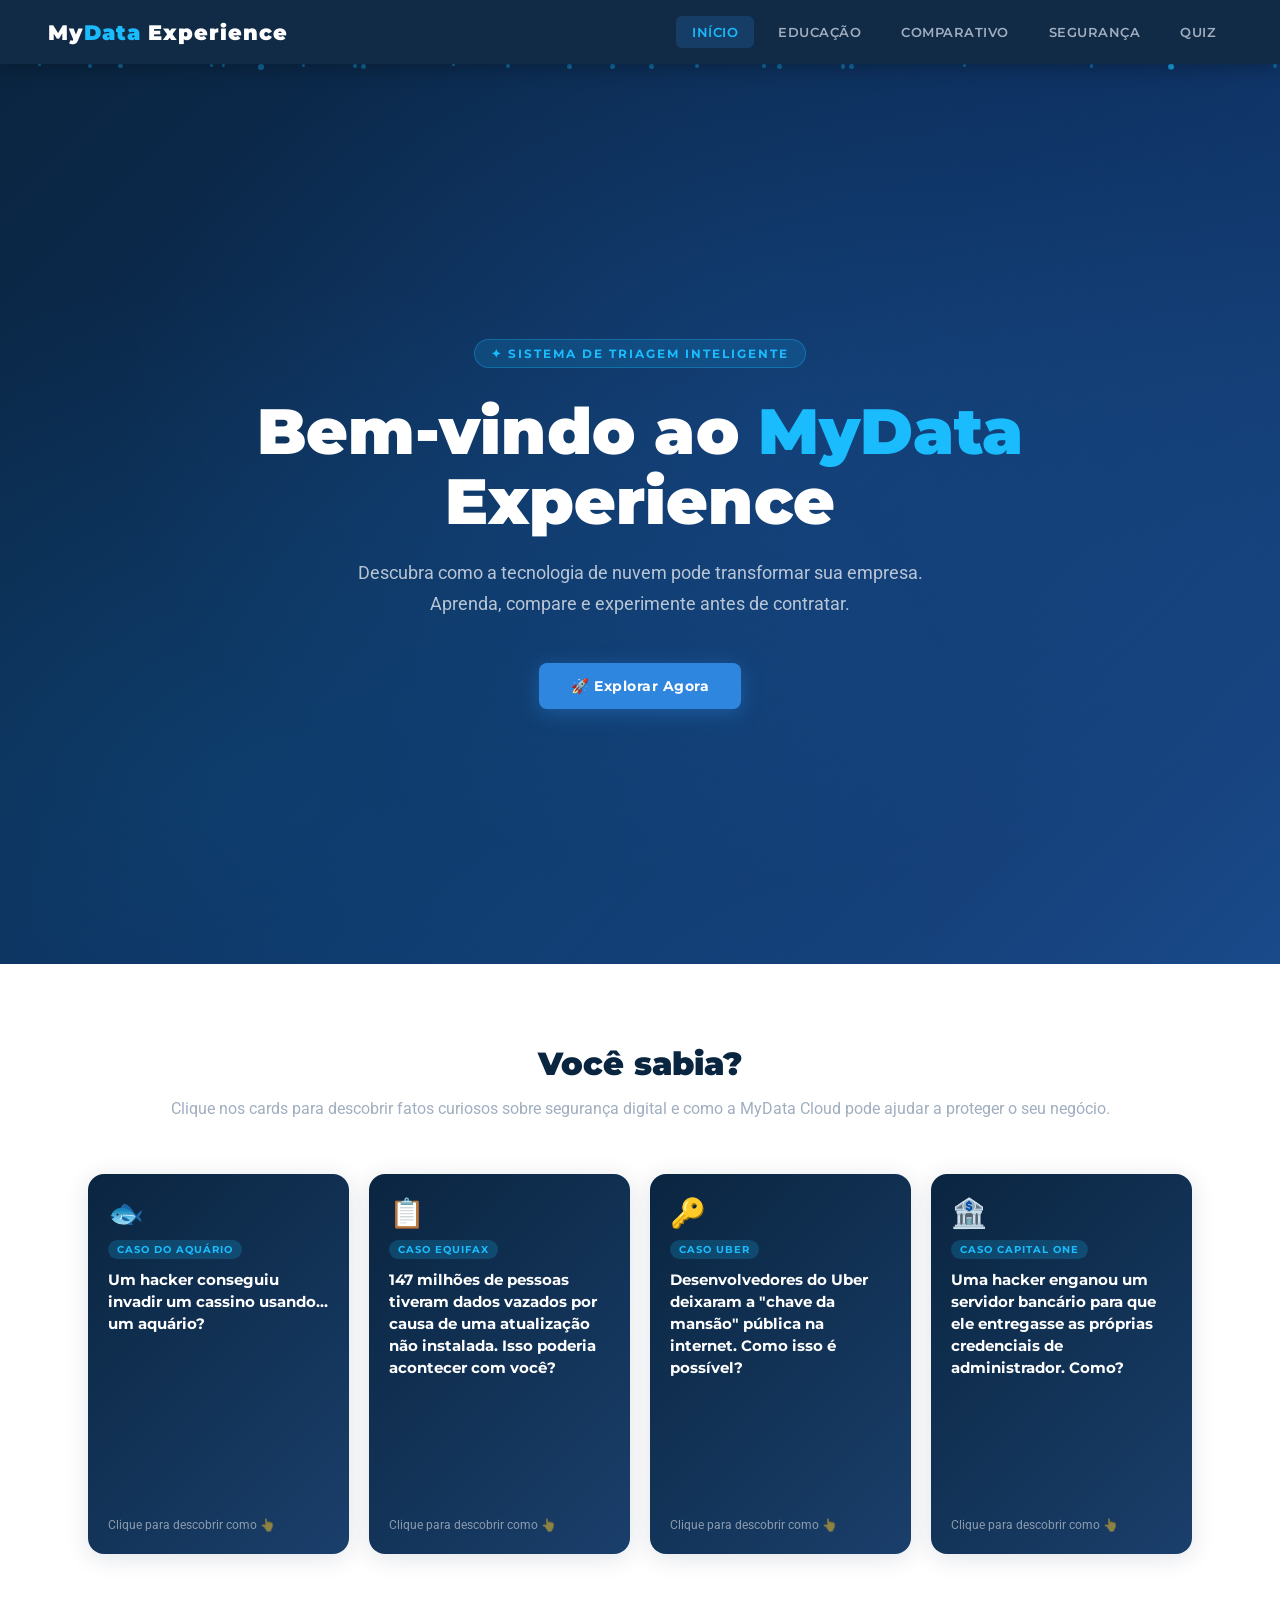
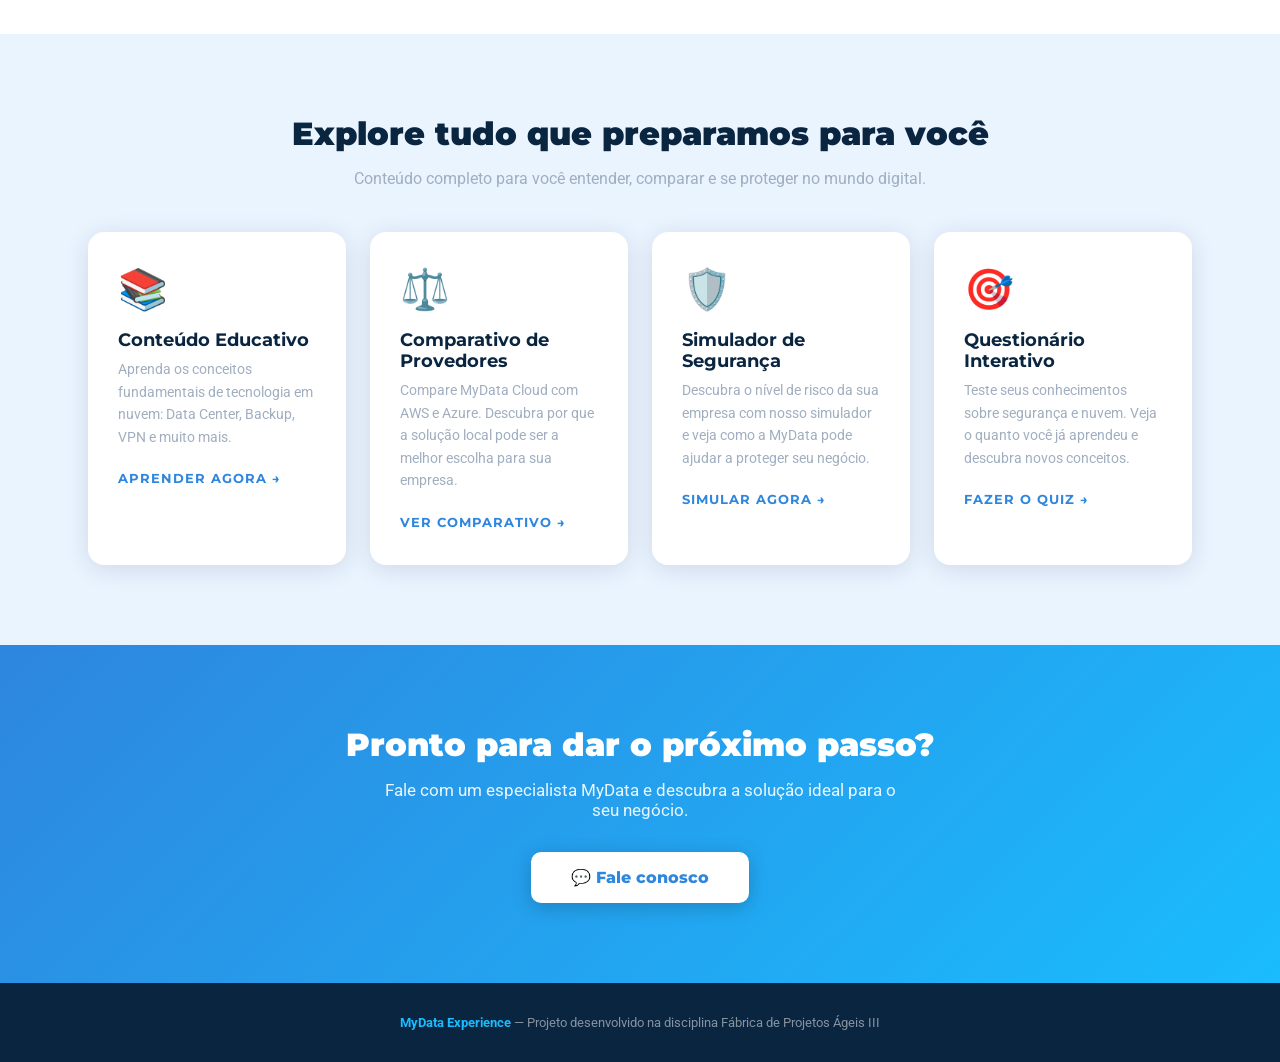
<file: index.html>
<!DOCTYPE html>
<html lang="pt-BR">
<head>
  <meta charset="UTF-8"/>
  <meta name="viewport" content="width=device-width, initial-scale=1.0"/>
  <title>MyData Experience</title>
  <link href="https://fonts.googleapis.com/css2?family=Montserrat:wght@400;600;700;900&family=Roboto:wght@300;400;500&display=swap" rel="stylesheet"/>
  <link rel="stylesheet" href="style.css">
</head>
<body>

<nav>
  <div class="nav-logo" onclick="goPage('home')">My<span>Data</span> Experience</div>
  <div class="nav-links">
    <button class="nav-btn active" onclick="goPage('home')">Início</button>
    <button class="nav-btn" onclick="goPage('education')">Educação</button>
    <button class="nav-btn" onclick="goPage('comparativo')">Comparativo</button>
    <button class="nav-btn" onclick="goPage('seguranca')">Segurança</button>
    <button class="nav-btn" onclick="goPage('quiz')">Quiz</button>
  </div>
</nav>

<div id="page-home" class="page active">
  <div class="hero">
    <div class="particles" id="particles"></div>
    <div class="hero-badge">✦ Sistema de Triagem Inteligente </div>
    <h1 class="fade-up fade-up-1">Bem-vindo ao <span>MyData</span><br/>Experience</h1>
    <p class="fade-up fade-up-2">Descubra como a tecnologia de nuvem pode transformar sua empresa. Aprenda, compare e experimente antes de contratar.</p>
    <div class="hero-btns fade-up fade-up-3">
      <button class="btn-primary" onclick="document.getElementById('flashcards-section').scrollIntoView({behavior:'smooth'})">🚀 Explorar Agora</button>
    </div>
  </div>
<!-- FLASHCARDS -->
  <div id="flashcards-section" class="section">
    <h2 class="section-title">Você sabia? </h2>
    <p class="section-sub">Clique nos cards para descobrir fatos curiosos sobre segurança digital e como a MyData Cloud pode ajudar a proteger o seu negócio.</p>
    <div class="flashcards-grid">
      <!-- Card 1 -->
      <div class="flashcard" onclick="flipCard(this)">
        <div class="flashcard-inner">
          <div class="flashcard-front">
            <div>
              <div class="fc-icon">🐟</div>
              <div class="fc-tag">Caso do Aquário</div>
              <div class="fc-question">Um hacker conseguiu invadir um cassino usando… um aquário?</div>
            </div>
            <div class="fc-hint">Clique para descobrir como 👆</div>
          </div>
          <div class="flashcard-back">
            <div class="fc-answer">
              <strong>Sobre o Caso</strong><br/><br/>
              Hackers invadiram a rede de um cassino utilizando como porta de entrada o termômetro inteligente de um aquário. Como esse dispositivo estava conectado à mesma rede dos computadores centrais, os invasores conseguiram migrar pelo sistema e roubar dados confidenciais de clientes. O incidente provou que dispositivos vulneráveis de internet das coisas (IoT) devem ser isolados e nunca podem "enxergar" a rede de dados sensíveis da empresa.
            </div>
            <button class="fc-service-btn" onclick="openModal('vpc')">🔒 Ver Soluções de Segurança →</button>
          </div>
        </div>
      </div>
      <!-- Card 2 -->
      <div class="flashcard" onclick="flipCard(this)">
        <div class="flashcard-inner">
          <div class="flashcard-front">
            <div>
              <div class="fc-icon">📋</div>
              <div class="fc-tag">Caso Equifax</div>
              <div class="fc-question">147 milhões de pessoas tiveram dados vazados por causa de uma atualização não instalada. Isso poderia acontecer com você?</div>
            </div>
            <div class="fc-hint">Clique para descobrir como 👆</div>
          </div>
          <div class="flashcard-back">
            <div class="fc-answer">
              <strong>Sobre o Caso</strong><br/><br/>
              Devido à ausência de uma rotina eficiente de atualização de sistemas, a empresa negligenciou por meses a aplicação de uma correção de segurança essencial para uma vulnerabilidade conhecida. Essa falha de governança permitiu que cibercriminosos invadissem a rede corporativa, resultando no histórico vazamento de dados pessoais de 147 milhões de consumidores.
            </div>
            <button class="fc-service-btn" onclick="openModal('backup')">☁️ Ver Cloud Backup →</button>
          </div>
        </div>
      </div>
      <!-- Card 3 -->
      <div class="flashcard" onclick="flipCard(this)">
        <div class="flashcard-inner">
          <div class="flashcard-front">
            <div>
              <div class="fc-icon">🔑</div>
              <div class="fc-tag">Caso Uber</div>
              <div class="fc-question">Desenvolvedores do Uber deixaram a "chave da mansão" pública na internet. Como isso é possível?</div>
            </div>
            <div class="fc-hint">Clique para descobrir como 👆</div>
          </div>
          <div class="flashcard-back">
            <div class="fc-answer">
              <strong>Sobre o Caso</strong><br/><br/>
              Desenvolvedores cometeram o erro de incluir credenciais de acesso administrativas diretamente no código-fonte de um projeto, que foi posteriormente publicado em um repositório público na plataforma GitHub. Fazendo com que Hackers tivessem as chaves expostas e as utilizaram para acessar os servidores de nuvem da empresa. A invasão resultou no roubo de informações confidenciais de aproximadamente 57 milhões de usuários e motoristas, evidenciando o risco crítico de gerenciar senhas e chaves de acesso de forma manual e descentralizada.
            </div>
            <button class="fc-service-btn" onclick="openModal('iam')">🛡️ Ver Soluções de Segurança →</button>
          </div>
        </div>
      </div>
      <!-- Card 4 -->
      <div class="flashcard" onclick="flipCard(this)">
        <div class="flashcard-inner">
          <div class="flashcard-front">
            <div>
              <div class="fc-icon">🏦</div>
              <div class="fc-tag">Caso Capital One</div>
              <div class="fc-question">Uma hacker enganou um servidor bancário para que ele entregasse as próprias credenciais de administrador. Como?</div>
            </div>
            <div class="fc-hint">Clique para descobrir como 👆</div>
          </div>
          <div class="flashcard-back">
            <div class="fc-answer">
              <strong>Sobre o Caso</strong><br/><br/>
              Neste incidente, um hacker explorou uma vulnerabilidade de segurança conhecida como SSRF (Falsificação de Solicitação do Lado do Servidor) para enganar o servidor de nuvem da instituição financeira. Devido a uma falha de configuração, o servidor possuía permissões de acesso muito além do necessário para suas funções diárias, o que permitiu ao invasor extrair credenciais administrativas de alto nível e acessar dados confidenciais de mais de 100 milhões de clientes.
            </div>
            <button class="fc-service-btn" onclick="openModal('priv')">🔐 Ver Soluções de Segurança →</button>
          </div>
        </div>
      </div>
    </div>
  </div>

  <div class="preview-bg">
    <div style="max-width:1200px;margin:0 auto;padding:0 48px 0;">
      <h2 class="section-title" style="margin-bottom:12px;">Explore tudo que preparamos para você</h2>
      <p class="section-sub" style="margin-bottom:40px;">Conteúdo completo para você entender, comparar e se proteger no mundo digital.</p>
    </div>
    <div class="preview-grid">
      <div class="preview-card" onclick="goPage('education')">
        <div class="preview-icon">📚</div>
        <h3>Conteúdo Educativo</h3>
        <p>Aprenda os conceitos fundamentais de tecnologia em nuvem: Data Center, Backup, VPN e muito mais.</p>
        <button class="preview-link">Aprender agora →</button>
      </div>
      <div class="preview-card" onclick="goPage('comparativo')">
        <div class="preview-icon">⚖️</div>
        <h3>Comparativo de Provedores</h3>
        <p>Compare MyData Cloud com AWS e Azure. Descubra por que a solução local pode ser a melhor escolha para sua empresa.</p>
        <button class="preview-link">Ver comparativo →</button>
      </div>
      <div class="preview-card" onclick="goPage('seguranca')">
        <div class="preview-icon">🛡️</div>
        <h3>Simulador de Segurança</h3>
        <p>Descubra o nível de risco da sua empresa com nosso simulador e veja como a MyData pode ajudar a proteger seu negócio.</p>
        <button class="preview-link">Simular agora →</button>
      </div>
      <div class="preview-card" onclick="goPage('quiz')">
        <div class="preview-icon">🎯</div>
        <h3>Questionário Interativo</h3>
        <p>Teste seus conhecimentos sobre segurança e nuvem. Veja o quanto você já aprendeu e descubra novos conceitos.</p>
        <button class="preview-link">Fazer o quiz →</button>
      </div>
    </div>
  </div>

  <div class="cta-final">
    <h2>Pronto para dar o próximo passo?</h2>
    <p>Fale com um especialista MyData e descubra a solução ideal para o seu negócio.</p>
    <a href="https://www.mydatacloud.com.br/contact-3" class="btn-white" style="text-decoration: none; display: inline-block;">💬 Fale conosco</a>
  </div>
  <footer><span>MyData Experience</span> — Projeto desenvolvido na disciplina Fábrica de Projetos Ágeis III</footer>
</div>

<div id="page-education" class="page">
  <div style="background:linear-gradient(135deg,#0A2540,#1a4a8a);color:#fff;padding:80px 48px;text-align:center;">
    <div style="display:inline-block;background:rgba(26,188,254,0.15);border:1px solid rgba(26,188,254,0.3);color:var(--azul-hover);font-family:Montserrat,sans-serif;font-weight:700;font-size:0.75rem;padding:6px 16px;border-radius:20px;margin-bottom:20px;letter-spacing:2px;text-transform:uppercase;">📚 Área Educativa</div>
    <h1 style="font-size:2.5rem;font-weight:900;margin-bottom:12px;">Aprenda sobre Tecnologia em Nuvem</h1>
    <p style="color:rgba(255,255,255,0.7);max-width:600px;margin:0 auto;line-height:1.7;">Todos os conceitos que você precisa saber para tomar decisões tecnológicas inteligentes para o seu negócio.</p>
  </div>

  <div class="section">
    <div class="edu-grid">
      <div class="edu-card">
        <h3>🏢 Data Center</h3>
        <p>Um Data Center é uma instalação física que abriga servidores, redes e equipamentos de TI, essencial para a infraestrutura tecnológica das empresas.</p>
        <p>Com segurança avançada e refrigeração adequada, é onde toda a infraestrutura se conecta e roda de maneira segura.</p>
        <button class="edu-service-btn" onclick="openModal('datacenter')">🏢 Conhecer Data Center →</button>
      </div>
      <div class="edu-card">
        <h3>🔄 Backup</h3>
        <p>É uma cópia de segurança dos seus dados. Garante que você não perca informações importantes em caso de falha no sistema, erro humano, ataque cibernético ou desastres naturais.</p>
        <p>Backup é mais do que uma simples cópia — é uma <strong>estratégia essencial</strong> para proteger suas informações. Afinal, nunca sabemos quando algo pode dar errado.</p>
        <button class="edu-service-btn" onclick="openModal('backup')">☁️ Conhecer Cloud Backup →</button>
      </div>
      <div class="edu-card">
        <h3>☁️ Data Cloud</h3>
        <p>O Data Cloud é uma infraestrutura de armazenamento e análise de dados baseada na nuvem, que permite às empresas guardar grandes volumes de informações de forma econômica e escalável, sem precisar investir em estrutura física.</p>
        <p>Oferece <strong>segurança, alta disponibilidade, integração entre sistemas</strong>, acesso remoto e escalabilidade automática, acompanhando o crescimento do negócio.</p>
        <button class="edu-service-btn" onclick="openModal('datacloud')">🚀 Ir para a Nuvem →</button>
      </div>
      <div class="edu-card">
        <h3>🔗 Omnichannel em Nuvem</h3>
        <p>A estratégia omnichannel integra diferentes canais de comunicação em uma única estrutura: telefone, chat, redes sociais, e-mail, aplicativo ou loja física. Garante continuidade, consistência e clareza durante toda a jornada do cliente.</p>
        <p>Essa integração amplia a capacidade de oferecer <strong>atendimentos personalizados</strong> considerando preferências, histórico e necessidades reais de cada cliente.</p>
        <button class="edu-service-btn" onclick="openModal('omnichannel')">💬 Conhecer Com.unica →</button>
      </div>
      <div class="edu-card">
        <h3>🔒 VPN</h3>
        <p>É uma tecnologia que cria uma conexão segura e criptografada entre um dispositivo e a internet, protegendo os dados durante a navegação. Permite acessar redes e sistemas de forma remota com segurança.</p>
        <p>Para o negócio, é essencial porque <strong>garante acesso seguro para colaboradores</strong>, protege dados sensíveis e facilita o trabalho remoto com mais confiabilidade.</p>
        <button class="edu-service-btn" onclick="openModal('vpn')">🖥️ Conhecer Conexões Seguras →</button>
      </div>
      <div class="edu-card">
        <h3>🛡️ Segurança da Informação</h3>
        <p>Conjunto de práticas, políticas e ferramentas projetadas para proteger sistemas contra acessos não autorizados, interrupções ou destruição. Garante a confidencialidade, a integridade dos dados, a continuidade das operações e a confiança dos clientes.</p>
        <button class="edu-service-btn" onclick="openModal('seguranca')">🔒 Ver Soluções de Segurança →</button>
      </div>
      <div class="edu-card">
        <h3>🧱 Firewall</h3>
        <p>É um sistema de segurança que atua como uma barreira entre a rede interna e a internet, controlando o tráfego de dados com base em regras de segurança. Bloqueia acessos não autorizados e previne ataques.</p>
        <p>Essencial para <strong>evitar invasões, proteger dados estratégicos</strong>, reduzir riscos financeiros e garantir a continuidade das operações.</p>
        <button class="edu-service-btn" onclick="openModal('seguranca')">🔥 Ver Soluções de Segurança →</button>
      </div>
      <div class="edu-card">
        <h3>🦠 Malware</h3>
        <p>Malware é um termo para softwares maliciosos criados para invadir, danificar ou explorar sistemas sem autorização — como vírus. Podem roubar dados, comprometer a segurança e causar lentidão nos sistemas.</p>
        <p>Investir em segurança da informação mantém seus sistemas <strong>livres de malware</strong>, garantindo a integridade dos dados e a confiança dos clientes.</p>
        <button class="edu-service-btn" onclick="openModal('seguranca')">🛡️ Proteger meu Negócio →</button>
      </div>
      <div class="edu-card">
        <h3>📞 VoIP</h3>
        <p>É uma tecnologia que permite realizar chamadas telefônicas pela internet, em vez de utilizar linhas telefônicas tradicionais. Significa mais economia e flexibilidade, com ligações de qualquer lugar com conexão à internet.</p>
        <p>Permite <strong>integração com sistemas, gravação de chamadas</strong> e uso em dispositivos como computadores e smartphones.</p>
        <button class="edu-service-btn" onclick="openModal('pabx')">📱 Conhecer PABX Cloud →</button>
      </div>
      <div class="edu-card">
        <h3>🌐 Hospedagem</h3>
        <p>Hospedagem é o serviço que permite armazenar e disponibilizar sites, sistemas e dados em servidores conectados à internet, garantindo que possam ser acessados a qualquer momento e de qualquer lugar.</p>
        <p>Oferece recursos de <strong>armazenamento, segurança, desempenho e disponibilidade</strong> para manter aplicações online funcionando de forma estável.</p>
        <button class="edu-service-btn" onclick="openModal('colocation')">🌐 Ver Hospedagem →</button>
      </div>
    </div>

    <div class="quiz-cta">
      <h2>Pronto para testar o que aprendeu?</h2>
      <p>Preparamos um quiz rápido para você avaliar seus conhecimentos sobre tecnologia em nuvem e segurança digital.</p>
      <button class="btn-white" onclick="goPage('quiz')">🎯 Iniciar Quiz</button>
    </div>
  </div>
  <footer><span>MyData Experience</span> — Projeto desenvolvido na disciplina Fábrica de Projetos Ágeis III</footer>
</div>

<div id="page-comparativo" class="page">
  <div class="comp-hero">
    <div style="display:inline-block;background:rgba(26,188,254,0.15);border:1px solid rgba(26,188,254,0.3);color:var(--azul-hover);font-family:Montserrat,sans-serif;font-weight:700;font-size:0.75rem;padding:6px 16px;border-radius:20px;margin-bottom:20px;letter-spacing:2px;text-transform:uppercase;">⚖️ Comparativo de Provedores</div>
    <h1>MyData Cloud × AWS × Azure</h1>
    <p>Informações essenciais para uma decisão estratégica na contratação de serviços em nuvem.</p>
  </div>

  <div class="comp-why">
    <div class="comp-why-inner">
      <h2 class="section-title" style="text-align:left;">Por que comparar antes de escolher?</h2>
      <p style="color:#445;font-size:0.95rem;line-height:1.7;max-width:700px;">A escolha de um provedor de nuvem impacta diretamente os custos, a segurança e a eficiência da operação. Comparar as alternativas disponíveis ajuda a encontrar a solução mais adequada para as necessidades do seu negócio, evitando gastos desnecessários e garantindo maior retorno sobre o investimento.
</p>
      <div class="why-cards" style="display: none;">
        <div class="why-card">
          <div class="score">10/10</div>
          <div class="label">Previsibilidade de Custos</div>
        </div>
        <div class="why-card">
          <div class="score">9/10</div>
          <div class="label">Baixa Complexidade Técnica</div>
        </div>
        <div class="why-card">
          <div class="score">10/10</div>
          <div class="label">Aderência ao Mercado BR</div>
        </div>
        <div class="why-card">
          <div class="score">10/10</div>
          <div class="label">Suporte 24/7 Incluso</div>
        </div>
        <div class="why-card">
          <div class="score">10/10</div>
          <div class="label">Facilidade de Contratação</div>
        </div>
      </div>
    </div>
  </div>

  <div style="background:var(--azul-escuro);padding:64px 48px;">
    <div style="max-width:1100px;margin:0 auto;">
      <h2 style="font-family:Montserrat,sans-serif;font-weight:900;font-size:1.8rem;color:#fff;margin-bottom:8px;">Pontuação por Critério</h2>
      <p style="color:rgba(255,255,255,0.5);margin-bottom:40px;font-size:0.95rem;">Escala de 0 a 10 — quanto maior, melhor o desempenho no critério avaliado.</p>
      
      <div style="display:flex;gap:28px;margin-bottom:36px;flex-wrap:wrap;">
        <div style="display:flex;align-items:center;gap:8px;font-size:0.82rem;color:rgba(255,255,255,0.8);font-family:Montserrat,sans-serif;font-weight:600;">
          <div style="width:14px;height:14px;background:var(--azul-medio);border-radius:3px;"></div> MyData Cloud
        </div>
        <div style="display:flex;align-items:center;gap:8px;font-size:0.82rem;color:rgba(255,255,255,0.8);font-family:Montserrat,sans-serif;font-weight:600;">
          <div style="width:14px;height:14px;background:#f59e0b;border-radius:3px;"></div> AWS 
        </div>
        <div style="display:flex;align-items:center;gap:8px;font-size:0.82rem;color:rgba(255,255,255,0.8);font-family:Montserrat,sans-serif;font-weight:600;">
          <div style="width:14px;height:14px;background:#7c3aed;border-radius:3px;"></div> Azure
        </div>
      </div>

      <div id="barChart"></div>
    </div>
  </div>

  <div class="section" style="padding-bottom:20px;">
    <h2 class="section-title">Matriz de Comparação Técnica</h2>
    <p class="section-sub">Avaliação dos recursos, suporte e condições oferecidas por cada provedor.</p>
  </div>

  <div class="table-wrap">
    <table class="comp-table">
      <thead>
        <tr>
          <th>Critério Comercial</th>
          <th>MyData Cloud <span class="winner-badge">Indicado</span></th>
          <th>AWS</th>
          <th>Azure</th>
        </tr>
      </thead>
      <tbody>
        <tr style="background:#fff;">
          <td style="padding:13px 18px;border-bottom:1px solid #f0f4f8;font-family:Montserrat,sans-serif;font-weight:700;font-size:0.8rem;color:var(--azul-escuro);">💰 Moeda de Cobrança</td>
          <td style="padding:13px 18px;border-bottom:1px solid #f0f4f8;border-left:3px solid var(--azul-medio);background:rgba(46,134,222,0.04);"><span style="color:#22c55e;margin-right:4px;">✔</span> Real (BRL) fixo em contrato</td>
          <td style="padding:13px 18px;border-bottom:1px solid #f0f4f8;color:#556;"><span style="color:#ef4444;margin-right:4px;">✘</span> Dólar (USD) flutuante via cartão OU Real (BRL) faturado via parceiros locais.</td>
          <td style="padding:13px 18px;border-bottom:1px solid #f0f4f8;color:#556;"><span style="color:#ef4444;margin-right:4px;">✘</span> Dólar (USD) flutuante via cartão OU Real (BRL) faturado via parceiros locais.</td>
        </tr>
        <tr style="background:#fafbff;">
          <td style="padding:13px 18px;border-bottom:1px solid #f0f4f8;font-family:Montserrat,sans-serif;font-weight:700;font-size:0.8rem;color:var(--azul-escuro);">🧾 Impostos (NF-e)</td>
          <td style="padding:13px 18px;border-bottom:1px solid #f0f4f8;border-left:3px solid var(--azul-medio);background:rgba(46,134,222,0.04);"><span style="color:#22c55e;margin-right:4px;">✔</span> Inclusos (Nota Fiscal brasileira de serviços)</td>
          <td style="padding:13px 18px;border-bottom:1px solid #f0f4f8;color:#556;"><span style="color:#f59e0b;margin-right:4px;">⚠</span> Retenções por conta do cliente (importação)</td>
          <td style="padding:13px 18px;border-bottom:1px solid #f0f4f8;color:#556;"><span style="color:#f59e0b;margin-right:4px;">⚠</span> Exige Invoice ou intermediários nacionais</td>
        </tr>
        <tr style="background:#fff;">
          <td style="padding:13px 18px;border-bottom:1px solid #f0f4f8;font-family:Montserrat,sans-serif;font-weight:700;font-size:0.8rem;color:var(--azul-escuro);">🛠 Gerenciamento</td>
          <td style="padding:13px 18px;border-bottom:1px solid #f0f4f8;border-left:3px solid var(--azul-medio);background:rgba(46,134,222,0.04);"><span style="color:#22c55e;margin-right:4px;">✔</span> Humano e Gerenciado pela equipe do provedor</td>
          <td style="padding:13px 18px;border-bottom:1px solid #f0f4f8;color:#556;"><span style="color:#f59e0b;margin-right:4px;">⚠</span> Autoatendimento — cliente configura IaaS/PaaS</td>
          <td style="padding:13px 18px;border-bottom:1px solid #f0f4f8;color:#556;"><span style="color:#f59e0b;margin-right:4px;">⚠</span> Autoatendimento — cliente configura IaaS/PaaS</td>
        </tr>
        <tr style="background:#fff;">
          <td style="padding:13px 18px;border-bottom:1px solid #f0f4f8;font-family:Montserrat,sans-serif;font-weight:700;font-size:0.8rem;color:var(--azul-escuro);">🎓 Complexidade</td>
          <td style="padding:13px 18px;border-bottom:1px solid #f0f4f8;border-left:3px solid var(--azul-medio);background:rgba(46,134,222,0.04);"><span style="color:#22c55e;margin-right:4px;">✔</span> Baixa — Ideal para empresas sem equipe interna de TI</td>
          <td style="padding:13px 18px;border-bottom:1px solid #f0f4f8;color:#556;"><span style="color:#ef4444;margin-right:4px;">✘</span> Altíssima — Exige equipe técnica ou parceiro certificado em arquitetura de nuvem.</td>
          <td style="padding:13px 18px;border-bottom:1px solid #f0f4f8;color:#556;"><span style="color:#ef4444;margin-right:4px;">✘</span> Altíssima — Exige equipe técnica ou parceiro certificado em engenharia de sistemas.</td>
        </tr>
        <tr style="background:#fafbff;">
          <td style="padding:13px 18px;border-bottom:1px solid #f0f4f8;font-family:Montserrat,sans-serif;font-weight:700;font-size:0.8rem;color:var(--azul-escuro);">🎧 Suporte</td>
          <td style="padding:13px 18px;border-bottom:1px solid #f0f4f8;border-left:3px solid var(--azul-medio);background:rgba(46,134,222,0.04);"><span style="color:#22c55e;margin-right:4px;">✔</span> 24/7 incluso — NOC em Marília-SP</td>
          <td style="padding:13px 18px;border-bottom:1px solid #f0f4f8;color:#556;"><span style="color:#f59e0b;margin-right:4px;">⚠</span> Pago à parte — Planos de suporte técnico cobrados sobre o percentual de consumo.</td>
          <td style="padding:13px 18px;border-bottom:1px solid #f0f4f8;color:#556;"><span style="color:#f59e0b;margin-right:4px;">⚠</span> Pago à parte — Planos de suporte técnico ou contratos enterprise necessários.</td>
        </tr>
      </tbody>
    </table>
  </div>

  <div class="section" style="max-width:900px;text-align:center;">
    <div style="background:#09264d;border-radius:16px;box-shadow:var(--sombra);padding:40px;">
      <h3 style="font-family:Montserrat,sans-serif;font-weight:800;font-size:1.4rem;color:#ffffff;margin-bottom:12px;">Conclusão Técnico-Comercial</h3>
      <p style="color:#f0f4f8;font-size:0.95rem;line-height:1.75;margin-bottom:24px;">Para médias e grandes empresas globais com dezenas de desenvolvedores internos, AWS e Azure possuem um ecossistema gigante de microsserviços. Porém, para empresas que buscam <strong>rodar sistemas estáveis (como ERPs, bancos de dados, servidores web e arquivos) sem surpresas na conta e com atendimento humano</strong>, a MyData Cloud entrega a melhor relação custo-benefício do mercado.</p>
      <a href="https://www.mydatacloud.com.br/contact-3" class="btn-white" style="text-decoration: none; display: inline-block;">💬 Aquirir serviços da Mydata Cloud</a>
    </div>
  </div>
  <footer><span>MyData Experience</span> — Projeto desenvolvido na disciplina Fábrica de Projetos Ágeis III</footer>
</div>

<div id="page-seguranca" class="page">
  <div class="sec-hero">
    <div style="display:inline-block;background:rgba(26,188,254,0.15);border:1px solid rgba(26,188,254,0.3);color:var(--azul-hover);font-family:Montserrat,sans-serif;font-weight:700;font-size:0.75rem;padding:6px 16px;border-radius:20px;margin-bottom:20px;letter-spacing:2px;text-transform:uppercase;">🛡️ Segurança Digital</div>
    <h1>Descubra o Risco da Sua Empresa</h1>
    <p>Responda algumas perguntas rápidas e veja qual é o nível de vulnerabilidade do seu negócio e como a MyData Cloud pode te proteger.</p>
  </div>

  <div class="section">
    <div class="simulator-wrap">
      <div class="sim-title">🔍 Simulador de Risco de Segurança</div>
      <div class="sim-sub">Responda as perguntas abaixo e descubra o nível de vulnerabilidade da sua empresa em segundos.</div>
      <div class="sim-questions">
        <div class="sim-q">
          <label>1. Como seus dados estão armazenados atualmente?</label>
          <div class="sim-options">
            <button class="sim-opt" data-q="1" data-v="3" onclick="selectOpt(this)">Servidor físico local</button>
            <button class="sim-opt" data-q="1" data-v="2" onclick="selectOpt(this)">Dropbox / Google Drive pessoal</button>
            <button class="sim-opt" data-q="1" data-v="1" onclick="selectOpt(this)">Nuvem genérica sem suporte</button>
            <button class="sim-opt" data-q="1" data-v="0" onclick="selectOpt(this)">Nuvem gerenciada profissional</button>
          </div>
        </div>
        <div class="sim-q">
          <label>2. Sua empresa faz backups regulares?</label>
          <div class="sim-options">
            <button class="sim-opt" data-q="2" data-v="3" onclick="selectOpt(this)">Não fazemos backups</button>
            <button class="sim-opt" data-q="2" data-v="2" onclick="selectOpt(this)">Às vezes, manualmente</button>
            <button class="sim-opt" data-q="2" data-v="1" onclick="selectOpt(this)">Sim, mas sem monitoramento</button>
            <button class="sim-opt" data-q="2" data-v="0" onclick="selectOpt(this)">Sim, automatizado e verificado</button>
          </div>
        </div>
        <div class="sim-q">
          <label>3. Qual é o controle de acesso dos sistemas?</label>
          <div class="sim-options">
            <button class="sim-opt" data-q="3" data-v="3" onclick="selectOpt(this)">Senhas simples compartilhadas por todos</button>
            <button class="sim-opt" data-q="3" data-v="2" onclick="selectOpt(this)">Cada um tem sua senha, mas sem segundo fator (MFA)</button>
            <button class="sim-opt" data-q="3" data-v="1" onclick="selectOpt(this)">Temos senhas fortes e MFA em alguns sistemas</button>
            <button class="sim-opt" data-q="3" data-v="0" onclick="selectOpt(this)">Políticas rígidas, controle por usuário (IAM) e logs de acesso</button>
          </div>
        </div>
        <div class="sim-q">
          <label>4. Como sua empresa está adequada à LGPD?</label>
          <div class="sim-options">
            <button class="sim-opt" data-q="4" data-v="3" onclick="selectOpt(this)">Não sei o que é ou não iniciamos</button>
            <button class="sim-opt" data-q="4" data-v="2" onclick="selectOpt(this)">Temos apenas uma política de privacidade no site</button>
            <button class="sim-opt" data-q="4" data-v="1" onclick="selectOpt(this)">Processos mapeados, mas sem auditoria constante</button>
            <button class="sim-opt" data-q="4" data-v="0" onclick="selectOpt(this)">Totalmente adequado e armazenado em Data Center soberano</button>
          </div>
        </div>
      </div>
      
      <div class="sim-result" id="simResult">
        <div id="simResultContent"></div>
      </div>
    </div>
  </div>

  <div style="background:var(--azul-claro);padding:72px 48px;">
    <div style="max-width:1100px;margin:0 auto;">
      <div style="text-align:center;margin-bottom:48px;">
        <h2 style="font-family:Montserrat,sans-serif;font-weight:900;font-size:2rem;color:var(--azul-escuro);margin-bottom:12px;">Por que escolher a MyData Cloud?</h2>
        <p style="color:#556;font-size:0.95rem;line-height:1.75;max-width:620px;margin:0 auto;">Cada resposta do simulador revela uma vulnerabilidade real. A MyData tem uma solução específica para cada uma delas.</p>
      </div>

      <div style="display:grid;grid-template-columns:repeat(4,1fr);gap:20px;">
        <div style="background:#fff;border-radius:16px;box-shadow:var(--sombra);overflow:hidden;transition:all 0.3s;" onmouseover="this.style.transform='translateY(-5px)';this.style.boxShadow='0 8px 32px rgba(46,134,222,0.2)'" onmouseout="this.style.transform='';this.style.boxShadow='0 4px 24px rgba(10,37,64,0.12)'">
          <div style="background:linear-gradient(135deg,var(--azul-escuro),#1a4a8a);padding:24px;text-align:center;">
            <div style="font-size:2.2rem;margin-bottom:8px;">🛡️</div>
            <h4 style="font-family:Montserrat,sans-serif;font-weight:800;font-size:0.9rem;color:#fff;line-height:1.3;">Firewall de Próxima Geração</h4>
          </div>
          <div style="padding:20px;">
            <p style="font-size:0.83rem;color:#556;line-height:1.65;">Firewalls avançados para proteger a rede contra acessos não autorizados, bloqueando ameaças antes que elas comprometam a infraestrutura da empresa.</p>
          </div>
        </div>

        <div style="background:#fff;border-radius:16px;box-shadow:var(--sombra);overflow:hidden;transition:all 0.3s;" onmouseover="this.style.transform='translateY(-5px)';this.style.boxShadow='0 8px 32px rgba(46,134,222,0.2)'" onmouseout="this.style.transform='';this.style.boxShadow='0 4px 24px rgba(10,37,64,0.12)'">
          <div style="background:linear-gradient(135deg,var(--azul-escuro),#1a4a8a);padding:24px;text-align:center;">
            <div style="font-size:2.2rem;margin-bottom:8px;">🔒</div>
            <h4 style="font-family:Montserrat,sans-serif;font-weight:800;font-size:0.9rem;color:#fff;line-height:1.3;">Proteção Contra Malware</h4>
          </div>
          <div style="padding:20px;">
            <p style="font-size:0.83rem;color:#556;line-height:1.65;">Sistemas proativos de detecção e neutralização de vírus, ransomware e outros malwares, garantindo a integridade dos dados corporativos.</p>
          </div>
        </div>

        <div style="background:#fff;border-radius:16px;box-shadow:var(--sombra);overflow:hidden;transition:all 0.3s;" onmouseover="this.style.transform='translateY(-5px)';this.style.boxShadow='0 8px 32px rgba(46,134,222,0.2)'" onmouseout="this.style.transform='';this.style.boxShadow='0 4px 24px rgba(10,37,64,0.12)'">
          <div style="background:linear-gradient(135deg,var(--azul-escuro),#1a4a8a);padding:24px;text-align:center;">
            <div style="font-size:2.2rem;margin-bottom:8px;">📡</div>
            <h4 style="font-family:Montserrat,sans-serif;font-weight:800;font-size:0.9rem;color:#fff;line-height:1.3;">Monitoramento de Rede em Tempo Real</h4>
          </div>
          <div style="padding:20px;">
            <p style="font-size:0.83rem;color:#556;line-height:1.65;">Vigilância contínua da infraestrutura para identificar atividades suspeitas, detectar ameaças rapidamente e minimizar impactos ao negócio.</p>
          </div>
        </div>

        <div style="background:#fff;border-radius:16px;box-shadow:var(--sombra);overflow:hidden;transition:all 0.3s;" onmouseover="this.style.transform='translateY(-5px)';this.style.boxShadow='0 8px 32px rgba(46,134,222,0.2)'" onmouseout="this.style.transform='';this.style.boxShadow='0 4px 24px rgba(10,37,64,0.12)'">
          <div style="background:linear-gradient(135deg,var(--azul-escuro),#1a4a8a);padding:24px;text-align:center;">
            <div style="font-size:2.2rem;margin-bottom:8px;">🔍</div>
            <h4 style="font-family:Montserrat,sans-serif;font-weight:800;font-size:0.9rem;color:#fff;line-height:1.3;">Análise e Testes de Segurança</h4>
          </div>
          <div style="padding:20px;">
            <p style="font-size:0.83rem;color:#556;line-height:1.65;">Avaliações periódicas, relatórios detalhados e testes de penetração para identificar vulnerabilidades e fortalecer a segurança do ambiente de TI.</p>
          </div>
        </div>
      </div>
    </div>
  </div>

  <div class="cta-final">
    <h2>Deseja blindar a sua infraestrutura?</h2>
    <p>Fale agora sem custos com nossa equipe e receba uma análise customizada.</p>
    <a href="https://www.mydatacloud.com.br/contact-3" class="btn-white" style="text-decoration: none; display: inline-block;">💬 Fale conosco</a>
  </div>
  <footer><span>MyData Experience</span> — Projeto desenvolvido na disciplina Fábrica de Projetos Ágeis III</footer>
</div>

<div id="page-quiz" class="page">
  <div style="background:linear-gradient(135deg,#0A2540,#14355a);color:#fff;padding:60px 48px;text-align:center;">
    <div style="display:inline-block;background:rgba(26,188,254,0.15);border:1px solid rgba(26,188,254,0.3);color:var(--azul-hover);font-family:Montserrat,sans-serif;font-weight:700;font-size:0.75rem;padding:6px 16px;border-radius:20px;margin-bottom:16px;letter-spacing:2px;text-transform:uppercase;">🎯 Quiz Interativo</div>
    <h1 style="font-size:2.2rem;font-weight:900;">Teste Seu Conhecimento! </h1>
    <p style="color:rgba(255,255,255,0.6);font-size:0.95rem;margin-top:6px;">Avalie seu aprendizado sobre infraestrutura web estável e proteção de dados.</p>
  </div>

  <div class="quiz-wrap">
    <div class="quiz-progress-bar">
      <div class="quiz-progress-fill" id="quizProgress" style="width: 0%;"></div>
    </div>

    <div id="quizContainer" style="background:#fff;border-radius:18px;box-shadow:var(--sombra);padding:40px 36px;border:1px solid #f0f4f8;">
      <div class="quiz-q-num" id="quizQNum"></div>
      <div class="quiz-question" id="quizQuestion"></div>
      <div class="quiz-options" id="quizOptions"></div>
      
      <div class="quiz-feedback" id="quizFeedback"></div>
      
      <div class="quiz-nav">
        <button class="btn-primary" id="quizNext" onclick="nextQuestion()" style="display:none;align-items:center;gap:6px;font-size:0.85rem;padding:12px 24px;"></button>
      </div>
    </div>

    <div id="quizResult" style="display:none;background:#fff;border-radius:18px;box-shadow:var(--sombra);padding:48px 32px;text-align:center;border:1px solid #f0f4f8;">
      <div id="quizEmoji" style="font-size:4rem;margin-bottom:12px;">🏆</div>
      <div class="quiz-score" id="quizScoreDisplay">0/0</div>
      <h2 style="font-family:Montserrat,sans-serif;font-weight:900;color:var(--azul-escuro);margin-bottom:8px;" id="quizResultTitle"></h2>
      <p style="color:#556;line-height:1.6;max-width:480px;margin:0 auto 36px;font-size:0.95rem;" id="quizResultMsg"></p>
      
      <div style="display:flex;gap:14px;justify-content:center;flex-wrap:wrap;">
        <button class="btn-primary" onclick="restartQuiz()">🔄 Jogar Novamente</button>
        <button class="btn-outline" style="color:var(--azul-escuro);border-color:var(--azul-medio);" onclick="goPage('education')">📚 Revisar Conteúdo</button>
      </div>
    </div>
  </div>
  <footer><span>MyData Experience</span> — Projeto desenvolvido na disciplina Fábrica de Projetos Ágeis III</footer>
</div>

<div class="modal-overlay" id="modalOverlay" onclick="closeModal(event)">
  <div class="modal">
    <button class="modal-close" onclick="closeModal()">✕</button>
    <div id="modalContent"></div>
  </div>
</div>

<script src="script.js"></script>
</body>
</html>
</file>
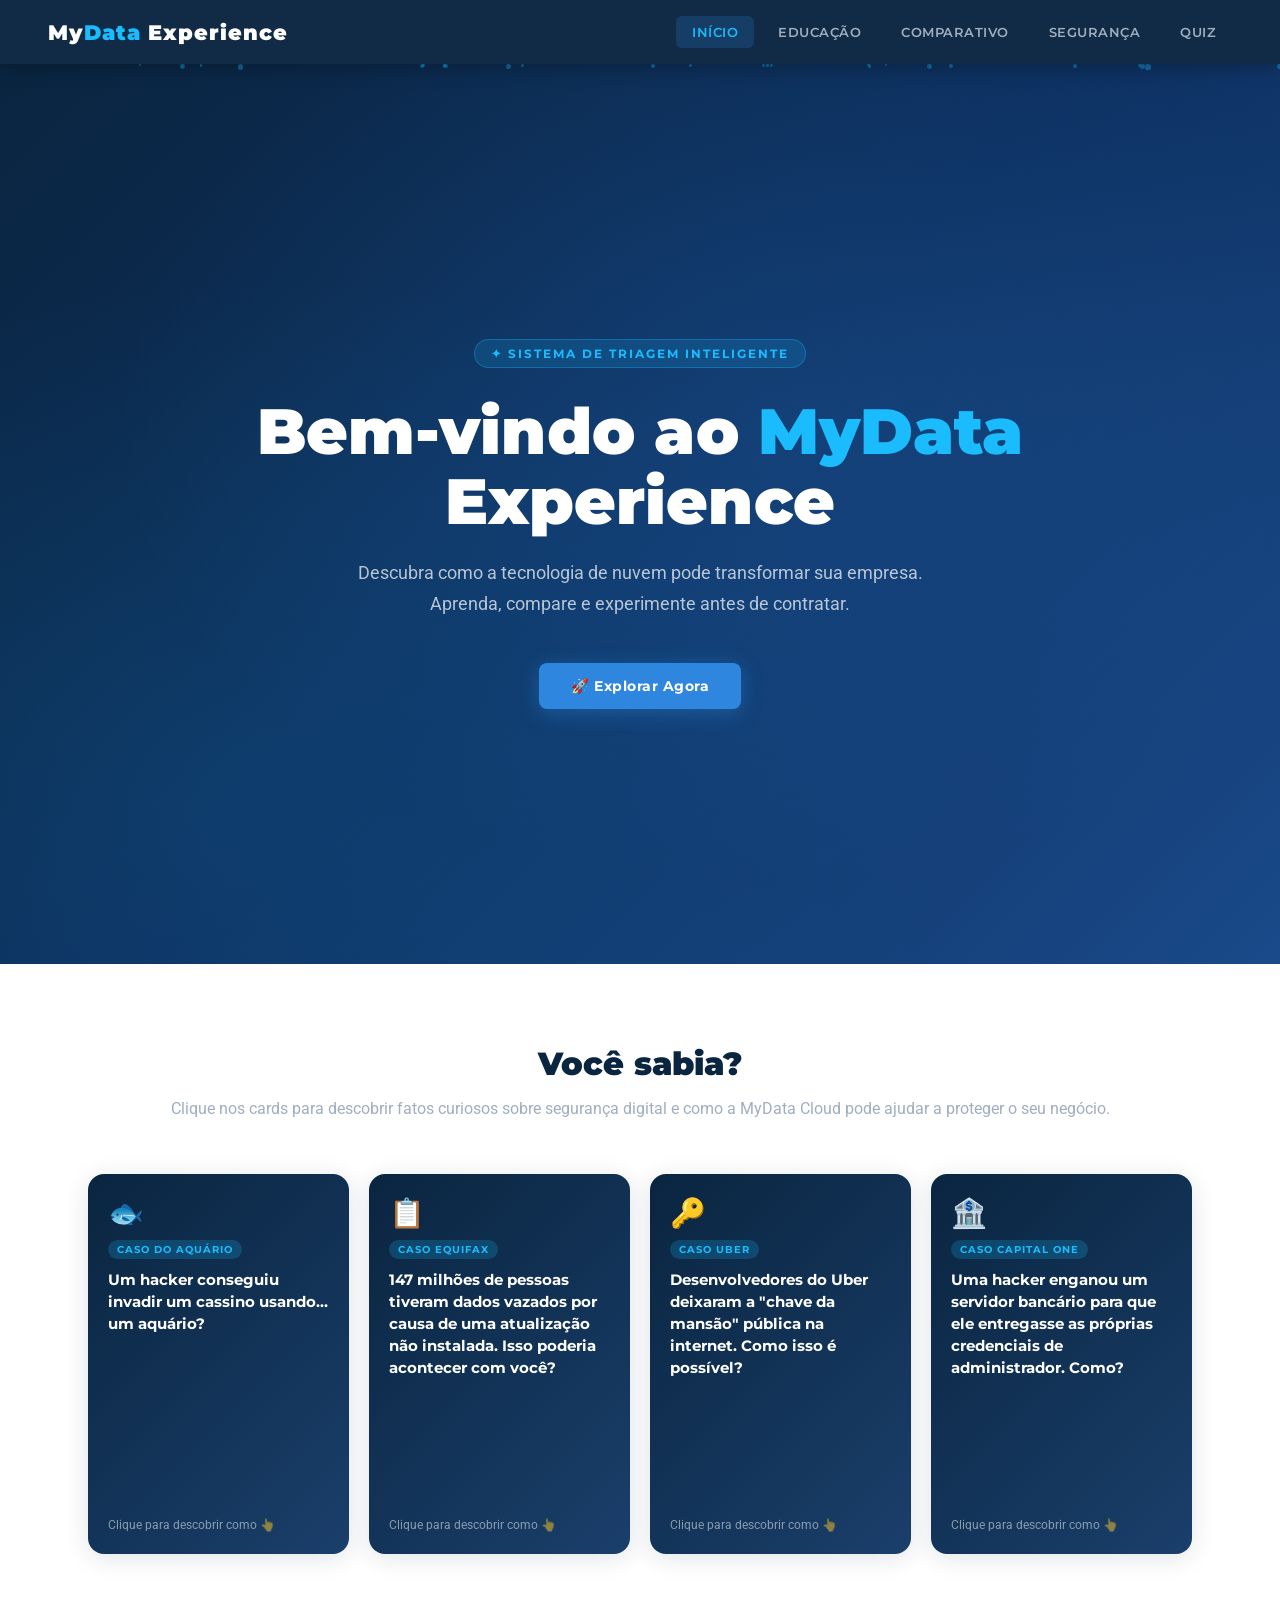
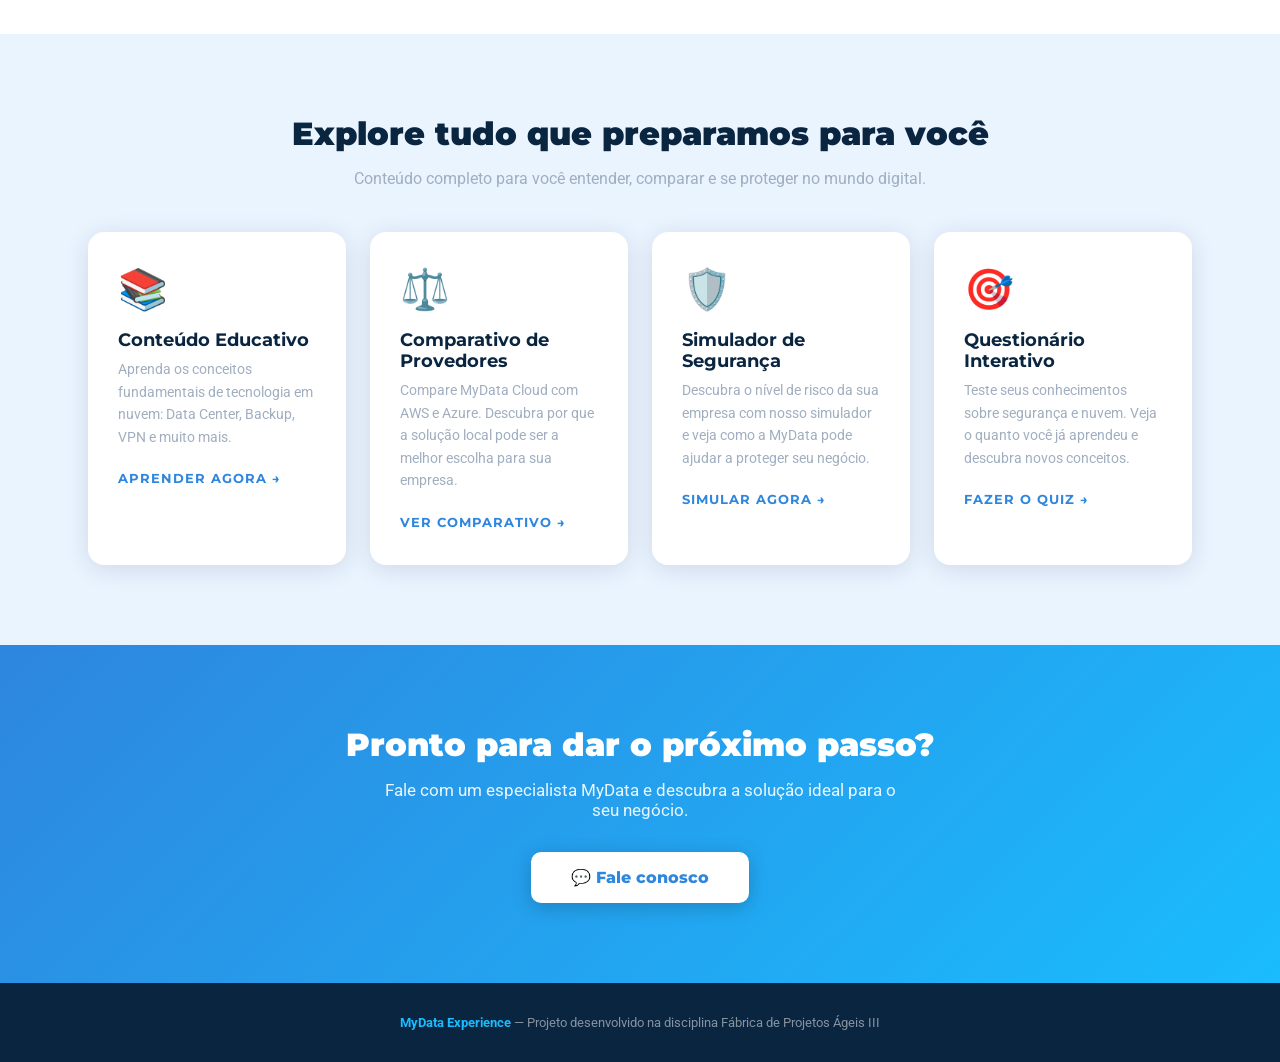
<file: mydata_experience/index.html>
<!DOCTYPE html>
<html lang="pt-BR">
<head>
  <meta charset="UTF-8"/>
  <meta name="viewport" content="width=device-width, initial-scale=1.0"/>
  <title>MyData Experience</title>
  <link href="https://fonts.googleapis.com/css2?family=Montserrat:wght@400;600;700;900&family=Roboto:wght@300;400;500&display=swap" rel="stylesheet"/>
  <link rel="stylesheet" href="style.css">
</head>
<body>

<nav>
  <div class="nav-logo" onclick="goPage('home')">My<span>Data</span> Experience</div>
  <div class="nav-links">
    <button class="nav-btn active" onclick="goPage('home')">Início</button>
    <button class="nav-btn" onclick="goPage('education')">Educação</button>
    <button class="nav-btn" onclick="goPage('comparativo')">Comparativo</button>
    <button class="nav-btn" onclick="goPage('seguranca')">Segurança</button>
    <button class="nav-btn" onclick="goPage('quiz')">Quiz</button>
  </div>
</nav>

<div id="page-home" class="page active">
  <div class="hero">
    <div class="particles" id="particles"></div>
    <div class="hero-badge">✦ Sistema de Triagem Inteligente </div>
    <h1 class="fade-up fade-up-1">Bem-vindo ao <span>MyData</span><br/>Experience</h1>
    <p class="fade-up fade-up-2">Descubra como a tecnologia de nuvem pode transformar sua empresa. Aprenda, compare e experimente antes de contratar.</p>
    <div class="hero-btns fade-up fade-up-3">
      <button class="btn-primary" onclick="document.getElementById('flashcards-section').scrollIntoView({behavior:'smooth'})">🚀 Explorar Agora</button>
    </div>
  </div>
<!-- FLASHCARDS -->
  <div id="flashcards-section" class="section">
    <h2 class="section-title">Você sabia? </h2>
    <p class="section-sub">Clique nos cards para descobrir fatos curiosos sobre segurança digital e como a MyData Cloud pode ajudar a proteger o seu negócio.</p>
    <div class="flashcards-grid">
      <!-- Card 1 -->
      <div class="flashcard" onclick="flipCard(this)">
        <div class="flashcard-inner">
          <div class="flashcard-front">
            <div>
              <div class="fc-icon">🐟</div>
              <div class="fc-tag">Caso do Aquário</div>
              <div class="fc-question">Um hacker conseguiu invadir um cassino usando… um aquário?</div>
            </div>
            <div class="fc-hint">Clique para descobrir como 👆</div>
          </div>
          <div class="flashcard-back">
            <div class="fc-answer">
              <strong>Sobre o Caso</strong><br/><br/>
              Hackers invadiram a rede de um cassino utilizando como porta de entrada o termômetro inteligente de um aquário. Como esse dispositivo estava conectado à mesma rede dos computadores centrais, os invasores conseguiram migrar pelo sistema e roubar dados confidenciais de clientes. O incidente provou que dispositivos vulneráveis de internet das coisas (IoT) devem ser isolados e nunca podem "enxergar" a rede de dados sensíveis da empresa.
            </div>
            <button class="fc-service-btn" onclick="openModal('vpc')">🔒 Ver Soluções de Segurança →</button>
          </div>
        </div>
      </div>
      <!-- Card 2 -->
      <div class="flashcard" onclick="flipCard(this)">
        <div class="flashcard-inner">
          <div class="flashcard-front">
            <div>
              <div class="fc-icon">📋</div>
              <div class="fc-tag">Caso Equifax</div>
              <div class="fc-question">147 milhões de pessoas tiveram dados vazados por causa de uma atualização não instalada. Isso poderia acontecer com você?</div>
            </div>
            <div class="fc-hint">Clique para descobrir como 👆</div>
          </div>
          <div class="flashcard-back">
            <div class="fc-answer">
              <strong>Sobre o Caso</strong><br/><br/>
              Devido à ausência de uma rotina eficiente de atualização de sistemas, a empresa negligenciou por meses a aplicação de uma correção de segurança essencial para uma vulnerabilidade conhecida. Essa falha de governança permitiu que cibercriminosos invadissem a rede corporativa, resultando no histórico vazamento de dados pessoais de 147 milhões de consumidores.
            </div>
            <button class="fc-service-btn" onclick="openModal('backup')">☁️ Ver Cloud Backup →</button>
          </div>
        </div>
      </div>
      <!-- Card 3 -->
      <div class="flashcard" onclick="flipCard(this)">
        <div class="flashcard-inner">
          <div class="flashcard-front">
            <div>
              <div class="fc-icon">🔑</div>
              <div class="fc-tag">Caso Uber</div>
              <div class="fc-question">Desenvolvedores do Uber deixaram a "chave da mansão" pública na internet. Como isso é possível?</div>
            </div>
            <div class="fc-hint">Clique para descobrir como 👆</div>
          </div>
          <div class="flashcard-back">
            <div class="fc-answer">
              <strong>Sobre o Caso</strong><br/><br/>
              Desenvolvedores cometeram o erro de incluir credenciais de acesso administrativas diretamente no código-fonte de um projeto, que foi posteriormente publicado em um repositório público na plataforma GitHub. Fazendo com que Hackers tivessem as chaves expostas e as utilizaram para acessar os servidores de nuvem da empresa. A invasão resultou no roubo de informações confidenciais de aproximadamente 57 milhões de usuários e motoristas, evidenciando o risco crítico de gerenciar senhas e chaves de acesso de forma manual e descentralizada.
            </div>
            <button class="fc-service-btn" onclick="openModal('iam')">🛡️ Ver Soluções de Segurança →</button>
          </div>
        </div>
      </div>
      <!-- Card 4 -->
      <div class="flashcard" onclick="flipCard(this)">
        <div class="flashcard-inner">
          <div class="flashcard-front">
            <div>
              <div class="fc-icon">🏦</div>
              <div class="fc-tag">Caso Capital One</div>
              <div class="fc-question">Uma hacker enganou um servidor bancário para que ele entregasse as próprias credenciais de administrador. Como?</div>
            </div>
            <div class="fc-hint">Clique para descobrir como 👆</div>
          </div>
          <div class="flashcard-back">
            <div class="fc-answer">
              <strong>Sobre o Caso</strong><br/><br/>
              Neste incidente, um hacker explorou uma vulnerabilidade de segurança conhecida como SSRF (Falsificação de Solicitação do Lado do Servidor) para enganar o servidor de nuvem da instituição financeira. Devido a uma falha de configuração, o servidor possuía permissões de acesso muito além do necessário para suas funções diárias, o que permitiu ao invasor extrair credenciais administrativas de alto nível e acessar dados confidenciais de mais de 100 milhões de clientes.
            </div>
            <button class="fc-service-btn" onclick="openModal('priv')">🔐 Ver Soluções de Segurança →</button>
          </div>
        </div>
      </div>
    </div>
  </div>

  <div class="preview-bg">
    <div style="max-width:1200px;margin:0 auto;padding:0 48px 0;">
      <h2 class="section-title" style="margin-bottom:12px;">Explore tudo que preparamos para você</h2>
      <p class="section-sub" style="margin-bottom:40px;">Conteúdo completo para você entender, comparar e se proteger no mundo digital.</p>
    </div>
    <div class="preview-grid">
      <div class="preview-card" onclick="goPage('education')">
        <div class="preview-icon">📚</div>
        <h3>Conteúdo Educativo</h3>
        <p>Aprenda os conceitos fundamentais de tecnologia em nuvem: Data Center, Backup, VPN e muito mais.</p>
        <button class="preview-link">Aprender agora →</button>
      </div>
      <div class="preview-card" onclick="goPage('comparativo')">
        <div class="preview-icon">⚖️</div>
        <h3>Comparativo de Provedores</h3>
        <p>Compare MyData Cloud com AWS e Azure. Descubra por que a solução local pode ser a melhor escolha para sua empresa.</p>
        <button class="preview-link">Ver comparativo →</button>
      </div>
      <div class="preview-card" onclick="goPage('seguranca')">
        <div class="preview-icon">🛡️</div>
        <h3>Simulador de Segurança</h3>
        <p>Descubra o nível de risco da sua empresa com nosso simulador e veja como a MyData pode ajudar a proteger seu negócio.</p>
        <button class="preview-link">Simular agora →</button>
      </div>
      <div class="preview-card" onclick="goPage('quiz')">
        <div class="preview-icon">🎯</div>
        <h3>Questionário Interativo</h3>
        <p>Teste seus conhecimentos sobre segurança e nuvem. Veja o quanto você já aprendeu e descubra novos conceitos.</p>
        <button class="preview-link">Fazer o quiz →</button>
      </div>
    </div>
  </div>

  <div class="cta-final">
    <h2>Pronto para dar o próximo passo?</h2>
    <p>Fale com um especialista MyData e descubra a solução ideal para o seu negócio.</p>
    <a href="https://www.mydatacloud.com.br/contact-3" class="btn-white" style="text-decoration: none; display: inline-block;">💬 Fale conosco</a>
  </div>
  <footer><span>MyData Experience</span> — Projeto desenvolvido na disciplina Fábrica de Projetos Ágeis III</footer>
</div>

<div id="page-education" class="page">
  <div style="background:linear-gradient(135deg,#0A2540,#1a4a8a);color:#fff;padding:80px 48px;text-align:center;">
    <div style="display:inline-block;background:rgba(26,188,254,0.15);border:1px solid rgba(26,188,254,0.3);color:var(--azul-hover);font-family:Montserrat,sans-serif;font-weight:700;font-size:0.75rem;padding:6px 16px;border-radius:20px;margin-bottom:20px;letter-spacing:2px;text-transform:uppercase;">📚 Área Educativa</div>
    <h1 style="font-size:2.5rem;font-weight:900;margin-bottom:12px;">Aprenda sobre Tecnologia em Nuvem</h1>
    <p style="color:rgba(255,255,255,0.7);max-width:600px;margin:0 auto;line-height:1.7;">Todos os conceitos que você precisa saber para tomar decisões tecnológicas inteligentes para o seu negócio.</p>
  </div>

  <div class="section">
    <div class="edu-grid">
      <div class="edu-card">
        <h3>🏢 Data Center</h3>
        <p>Um Data Center é uma instalação física que abriga servidores, redes e equipamentos de TI, essencial para a infraestrutura tecnológica das empresas.</p>
        <p>Com segurança avançada e refrigeração adequada, é onde toda a infraestrutura se conecta e roda de maneira segura.</p>
        <button class="edu-service-btn" onclick="openModal('datacenter')">🏢 Conhecer Data Center →</button>
      </div>
      <div class="edu-card">
        <h3>🔄 Backup</h3>
        <p>É uma cópia de segurança dos seus dados. Garante que você não perca informações importantes em caso de falha no sistema, erro humano, ataque cibernético ou desastres naturais.</p>
        <p>Backup é mais do que uma simples cópia — é uma <strong>estratégia essencial</strong> para proteger suas informações. Afinal, nunca sabemos quando algo pode dar errado.</p>
        <button class="edu-service-btn" onclick="openModal('backup')">☁️ Conhecer Cloud Backup →</button>
      </div>
      <div class="edu-card">
        <h3>☁️ Data Cloud</h3>
        <p>O Data Cloud é uma infraestrutura de armazenamento e análise de dados baseada na nuvem, que permite às empresas guardar grandes volumes de informações de forma econômica e escalável, sem precisar investir em estrutura física.</p>
        <p>Oferece <strong>segurança, alta disponibilidade, integração entre sistemas</strong>, acesso remoto e escalabilidade automática, acompanhando o crescimento do negócio.</p>
        <button class="edu-service-btn" onclick="openModal('datacloud')">🚀 Ir para a Nuvem →</button>
      </div>
      <div class="edu-card">
        <h3>🔗 Omnichannel em Nuvem</h3>
        <p>A estratégia omnichannel integra diferentes canais de comunicação em uma única estrutura: telefone, chat, redes sociais, e-mail, aplicativo ou loja física. Garante continuidade, consistência e clareza durante toda a jornada do cliente.</p>
        <p>Essa integração amplia a capacidade de oferecer <strong>atendimentos personalizados</strong> considerando preferências, histórico e necessidades reais de cada cliente.</p>
        <button class="edu-service-btn" onclick="openModal('omnichannel')">💬 Conhecer Com.unica →</button>
      </div>
      <div class="edu-card">
        <h3>🔒 VPN</h3>
        <p>É uma tecnologia que cria uma conexão segura e criptografada entre um dispositivo e a internet, protegendo os dados durante a navegação. Permite acessar redes e sistemas de forma remota com segurança.</p>
        <p>Para o negócio, é essencial porque <strong>garante acesso seguro para colaboradores</strong>, protege dados sensíveis e facilita o trabalho remoto com mais confiabilidade.</p>
        <button class="edu-service-btn" onclick="openModal('vpn')">🖥️ Conhecer Conexões Seguras →</button>
      </div>
      <div class="edu-card">
        <h3>🛡️ Segurança da Informação</h3>
        <p>Conjunto de práticas, políticas e ferramentas projetadas para proteger sistemas contra acessos não autorizados, interrupções ou destruição. Garante a confidencialidade, a integridade dos dados, a continuidade das operações e a confiança dos clientes.</p>
        <button class="edu-service-btn" onclick="openModal('seguranca')">🔒 Ver Soluções de Segurança →</button>
      </div>
      <div class="edu-card">
        <h3>🧱 Firewall</h3>
        <p>É um sistema de segurança que atua como uma barreira entre a rede interna e a internet, controlando o tráfego de dados com base em regras de segurança. Bloqueia acessos não autorizados e previne ataques.</p>
        <p>Essencial para <strong>evitar invasões, proteger dados estratégicos</strong>, reduzir riscos financeiros e garantir a continuidade das operações.</p>
        <button class="edu-service-btn" onclick="openModal('seguranca')">🔥 Ver Soluções de Segurança →</button>
      </div>
      <div class="edu-card">
        <h3>🦠 Malware</h3>
        <p>Malware é um termo para softwares maliciosos criados para invadir, danificar ou explorar sistemas sem autorização — como vírus. Podem roubar dados, comprometer a segurança e causar lentidão nos sistemas.</p>
        <p>Investir em segurança da informação mantém seus sistemas <strong>livres de malware</strong>, garantindo a integridade dos dados e a confiança dos clientes.</p>
        <button class="edu-service-btn" onclick="openModal('seguranca')">🛡️ Proteger meu Negócio →</button>
      </div>
      <div class="edu-card">
        <h3>📞 VoIP</h3>
        <p>É uma tecnologia que permite realizar chamadas telefônicas pela internet, em vez de utilizar linhas telefônicas tradicionais. Significa mais economia e flexibilidade, com ligações de qualquer lugar com conexão à internet.</p>
        <p>Permite <strong>integração com sistemas, gravação de chamadas</strong> e uso em dispositivos como computadores e smartphones.</p>
        <button class="edu-service-btn" onclick="openModal('pabx')">📱 Conhecer PABX Cloud →</button>
      </div>
      <div class="edu-card">
        <h3>🌐 Hospedagem</h3>
        <p>Hospedagem é o serviço que permite armazenar e disponibilizar sites, sistemas e dados em servidores conectados à internet, garantindo que possam ser acessados a qualquer momento e de qualquer lugar.</p>
        <p>Oferece recursos de <strong>armazenamento, segurança, desempenho e disponibilidade</strong> para manter aplicações online funcionando de forma estável.</p>
        <button class="edu-service-btn" onclick="openModal('colocation')">🌐 Ver Hospedagem →</button>
      </div>
    </div>

    <div class="quiz-cta">
      <h2>Pronto para testar o que aprendeu?</h2>
      <p>Preparamos um quiz rápido para você avaliar seus conhecimentos sobre tecnologia em nuvem e segurança digital.</p>
      <button class="btn-white" onclick="goPage('quiz')">🎯 Iniciar Quiz</button>
    </div>
  </div>
  <footer><span>MyData Experience</span> — Projeto desenvolvido na disciplina Fábrica de Projetos Ágeis III</footer>
</div>

<div id="page-comparativo" class="page">
  <div class="comp-hero">
    <div style="display:inline-block;background:rgba(26,188,254,0.15);border:1px solid rgba(26,188,254,0.3);color:var(--azul-hover);font-family:Montserrat,sans-serif;font-weight:700;font-size:0.75rem;padding:6px 16px;border-radius:20px;margin-bottom:20px;letter-spacing:2px;text-transform:uppercase;">⚖️ Comparativo de Provedores</div>
    <h1>MyData Cloud × AWS × Azure</h1>
    <p>Informações essenciais para uma decisão estratégica na contratação de serviços em nuvem.</p>
  </div>

  <div class="comp-why">
    <div class="comp-why-inner">
      <h2 class="section-title" style="text-align:left;">Por que comparar antes de escolher?</h2>
      <p style="color:#445;font-size:0.95rem;line-height:1.7;max-width:700px;">A escolha de um provedor de nuvem impacta diretamente os custos, a segurança e a eficiência da operação. Comparar as alternativas disponíveis ajuda a encontrar a solução mais adequada para as necessidades do seu negócio, evitando gastos desnecessários e garantindo maior retorno sobre o investimento.
</p>
      <div class="why-cards" style="display: none;">
        <div class="why-card">
          <div class="score">10/10</div>
          <div class="label">Previsibilidade de Custos</div>
        </div>
        <div class="why-card">
          <div class="score">9/10</div>
          <div class="label">Baixa Complexidade Técnica</div>
        </div>
        <div class="why-card">
          <div class="score">10/10</div>
          <div class="label">Aderência ao Mercado BR</div>
        </div>
        <div class="why-card">
          <div class="score">10/10</div>
          <div class="label">Suporte 24/7 Incluso</div>
        </div>
        <div class="why-card">
          <div class="score">10/10</div>
          <div class="label">Facilidade de Contratação</div>
        </div>
      </div>
    </div>
  </div>

  <div style="background:var(--azul-escuro);padding:64px 48px;">
    <div style="max-width:1100px;margin:0 auto;">
      <h2 style="font-family:Montserrat,sans-serif;font-weight:900;font-size:1.8rem;color:#fff;margin-bottom:8px;">Pontuação por Critério</h2>
      <p style="color:rgba(255,255,255,0.5);margin-bottom:40px;font-size:0.95rem;">Escala de 0 a 10 — quanto maior, melhor o desempenho no critério avaliado.</p>
      
      <div style="display:flex;gap:28px;margin-bottom:36px;flex-wrap:wrap;">
        <div style="display:flex;align-items:center;gap:8px;font-size:0.82rem;color:rgba(255,255,255,0.8);font-family:Montserrat,sans-serif;font-weight:600;">
          <div style="width:14px;height:14px;background:var(--azul-medio);border-radius:3px;"></div> MyData Cloud
        </div>
        <div style="display:flex;align-items:center;gap:8px;font-size:0.82rem;color:rgba(255,255,255,0.8);font-family:Montserrat,sans-serif;font-weight:600;">
          <div style="width:14px;height:14px;background:#f59e0b;border-radius:3px;"></div> AWS 
        </div>
        <div style="display:flex;align-items:center;gap:8px;font-size:0.82rem;color:rgba(255,255,255,0.8);font-family:Montserrat,sans-serif;font-weight:600;">
          <div style="width:14px;height:14px;background:#7c3aed;border-radius:3px;"></div> Azure
        </div>
      </div>

      <div id="barChart"></div>
    </div>
  </div>

  <div class="section" style="padding-bottom:20px;">
    <h2 class="section-title">Matriz de Comparação Técnica</h2>
    <p class="section-sub">Avaliação dos recursos, suporte e condições oferecidas por cada provedor.</p>
  </div>

  <div class="table-wrap">
    <table class="comp-table">
      <thead>
        <tr>
          <th>Critério Comercial</th>
          <th>MyData Cloud <span class="winner-badge">Indicado</span></th>
          <th>AWS</th>
          <th>Azure</th>
        </tr>
      </thead>
      <tbody>
        <tr style="background:#fff;">
          <td style="padding:13px 18px;border-bottom:1px solid #f0f4f8;font-family:Montserrat,sans-serif;font-weight:700;font-size:0.8rem;color:var(--azul-escuro);">💰 Moeda de Cobrança</td>
          <td style="padding:13px 18px;border-bottom:1px solid #f0f4f8;border-left:3px solid var(--azul-medio);background:rgba(46,134,222,0.04);"><span style="color:#22c55e;margin-right:4px;">✔</span> Real (BRL) fixo em contrato</td>
          <td style="padding:13px 18px;border-bottom:1px solid #f0f4f8;color:#556;"><span style="color:#ef4444;margin-right:4px;">✘</span> Dólar (USD) flutuante via cartão OU Real (BRL) faturado via parceiros locais.</td>
          <td style="padding:13px 18px;border-bottom:1px solid #f0f4f8;color:#556;"><span style="color:#ef4444;margin-right:4px;">✘</span> Dólar (USD) flutuante via cartão OU Real (BRL) faturado via parceiros locais.</td>
        </tr>
        <tr style="background:#fafbff;">
          <td style="padding:13px 18px;border-bottom:1px solid #f0f4f8;font-family:Montserrat,sans-serif;font-weight:700;font-size:0.8rem;color:var(--azul-escuro);">🧾 Impostos (NF-e)</td>
          <td style="padding:13px 18px;border-bottom:1px solid #f0f4f8;border-left:3px solid var(--azul-medio);background:rgba(46,134,222,0.04);"><span style="color:#22c55e;margin-right:4px;">✔</span> Inclusos (Nota Fiscal brasileira de serviços)</td>
          <td style="padding:13px 18px;border-bottom:1px solid #f0f4f8;color:#556;"><span style="color:#f59e0b;margin-right:4px;">⚠</span> Retenções por conta do cliente (importação)</td>
          <td style="padding:13px 18px;border-bottom:1px solid #f0f4f8;color:#556;"><span style="color:#f59e0b;margin-right:4px;">⚠</span> Exige Invoice ou intermediários nacionais</td>
        </tr>
        <tr style="background:#fff;">
          <td style="padding:13px 18px;border-bottom:1px solid #f0f4f8;font-family:Montserrat,sans-serif;font-weight:700;font-size:0.8rem;color:var(--azul-escuro);">🛠 Gerenciamento</td>
          <td style="padding:13px 18px;border-bottom:1px solid #f0f4f8;border-left:3px solid var(--azul-medio);background:rgba(46,134,222,0.04);"><span style="color:#22c55e;margin-right:4px;">✔</span> Humano e Gerenciado pela equipe do provedor</td>
          <td style="padding:13px 18px;border-bottom:1px solid #f0f4f8;color:#556;"><span style="color:#f59e0b;margin-right:4px;">⚠</span> Autoatendimento — cliente configura IaaS/PaaS</td>
          <td style="padding:13px 18px;border-bottom:1px solid #f0f4f8;color:#556;"><span style="color:#f59e0b;margin-right:4px;">⚠</span> Autoatendimento — cliente configura IaaS/PaaS</td>
        </tr>
        <tr style="background:#fff;">
          <td style="padding:13px 18px;border-bottom:1px solid #f0f4f8;font-family:Montserrat,sans-serif;font-weight:700;font-size:0.8rem;color:var(--azul-escuro);">🎓 Complexidade</td>
          <td style="padding:13px 18px;border-bottom:1px solid #f0f4f8;border-left:3px solid var(--azul-medio);background:rgba(46,134,222,0.04);"><span style="color:#22c55e;margin-right:4px;">✔</span> Baixa — Ideal para empresas sem equipe interna de TI</td>
          <td style="padding:13px 18px;border-bottom:1px solid #f0f4f8;color:#556;"><span style="color:#ef4444;margin-right:4px;">✘</span> Altíssima — Exige equipe técnica ou parceiro certificado em arquitetura de nuvem.</td>
          <td style="padding:13px 18px;border-bottom:1px solid #f0f4f8;color:#556;"><span style="color:#ef4444;margin-right:4px;">✘</span> Altíssima — Exige equipe técnica ou parceiro certificado em engenharia de sistemas.</td>
        </tr>
        <tr style="background:#fafbff;">
          <td style="padding:13px 18px;border-bottom:1px solid #f0f4f8;font-family:Montserrat,sans-serif;font-weight:700;font-size:0.8rem;color:var(--azul-escuro);">🎧 Suporte</td>
          <td style="padding:13px 18px;border-bottom:1px solid #f0f4f8;border-left:3px solid var(--azul-medio);background:rgba(46,134,222,0.04);"><span style="color:#22c55e;margin-right:4px;">✔</span> 24/7 incluso — NOC em Marília-SP</td>
          <td style="padding:13px 18px;border-bottom:1px solid #f0f4f8;color:#556;"><span style="color:#f59e0b;margin-right:4px;">⚠</span> Pago à parte — Planos de suporte técnico cobrados sobre o percentual de consumo.</td>
          <td style="padding:13px 18px;border-bottom:1px solid #f0f4f8;color:#556;"><span style="color:#f59e0b;margin-right:4px;">⚠</span> Pago à parte — Planos de suporte técnico ou contratos enterprise necessários.</td>
        </tr>
      </tbody>
    </table>
  </div>

  <div class="section" style="max-width:900px;text-align:center;">
    <div style="background:#09264d;border-radius:16px;box-shadow:var(--sombra);padding:40px;">
      <h3 style="font-family:Montserrat,sans-serif;font-weight:800;font-size:1.4rem;color:#ffffff;margin-bottom:12px;">Conclusão Técnico-Comercial</h3>
      <p style="color:#f0f4f8;font-size:0.95rem;line-height:1.75;margin-bottom:24px;">Para médias e grandes empresas globais com dezenas de desenvolvedores internos, AWS e Azure possuem um ecossistema gigante de microsserviços. Porém, para empresas que buscam <strong>rodar sistemas estáveis (como ERPs, bancos de dados, servidores web e arquivos) sem surpresas na conta e com atendimento humano</strong>, a MyData Cloud entrega a melhor relação custo-benefício do mercado.</p>
      <a href="https://www.mydatacloud.com.br/contact-3" class="btn-white" style="text-decoration: none; display: inline-block;">💬 Aquirir serviços da Mydata Cloud</a>
    </div>
  </div>
  <footer><span>MyData Experience</span> — Projeto desenvolvido na disciplina Fábrica de Projetos Ágeis III</footer>
</div>

<div id="page-seguranca" class="page">
  <div class="sec-hero">
    <div style="display:inline-block;background:rgba(26,188,254,0.15);border:1px solid rgba(26,188,254,0.3);color:var(--azul-hover);font-family:Montserrat,sans-serif;font-weight:700;font-size:0.75rem;padding:6px 16px;border-radius:20px;margin-bottom:20px;letter-spacing:2px;text-transform:uppercase;">🛡️ Segurança Digital</div>
    <h1>Descubra o Risco da Sua Empresa</h1>
    <p>Responda algumas perguntas rápidas e veja qual é o nível de vulnerabilidade do seu negócio e como a MyData Cloud pode te proteger.</p>
  </div>

  <div class="section">
    <div class="simulator-wrap">
      <div class="sim-title">🔍 Simulador de Risco de Segurança</div>
      <div class="sim-sub">Responda as perguntas abaixo e descubra o nível de vulnerabilidade da sua empresa em segundos.</div>
      <div class="sim-questions">
        <div class="sim-q">
          <label>1. Como seus dados estão armazenados atualmente?</label>
          <div class="sim-options">
            <button class="sim-opt" data-q="1" data-v="3" onclick="selectOpt(this)">Servidor físico local</button>
            <button class="sim-opt" data-q="1" data-v="2" onclick="selectOpt(this)">Dropbox / Google Drive pessoal</button>
            <button class="sim-opt" data-q="1" data-v="1" onclick="selectOpt(this)">Nuvem genérica sem suporte</button>
            <button class="sim-opt" data-q="1" data-v="0" onclick="selectOpt(this)">Nuvem gerenciada profissional</button>
          </div>
        </div>
        <div class="sim-q">
          <label>2. Sua empresa faz backups regulares?</label>
          <div class="sim-options">
            <button class="sim-opt" data-q="2" data-v="3" onclick="selectOpt(this)">Não fazemos backups</button>
            <button class="sim-opt" data-q="2" data-v="2" onclick="selectOpt(this)">Às vezes, manualmente</button>
            <button class="sim-opt" data-q="2" data-v="1" onclick="selectOpt(this)">Sim, mas sem monitoramento</button>
            <button class="sim-opt" data-q="2" data-v="0" onclick="selectOpt(this)">Sim, automatizado e verificado</button>
          </div>
        </div>
        <div class="sim-q">
          <label>3. Qual é o controle de acesso dos sistemas?</label>
          <div class="sim-options">
            <button class="sim-opt" data-q="3" data-v="3" onclick="selectOpt(this)">Senhas simples compartilhadas por todos</button>
            <button class="sim-opt" data-q="3" data-v="2" onclick="selectOpt(this)">Cada um tem sua senha, mas sem segundo fator (MFA)</button>
            <button class="sim-opt" data-q="3" data-v="1" onclick="selectOpt(this)">Temos senhas fortes e MFA em alguns sistemas</button>
            <button class="sim-opt" data-q="3" data-v="0" onclick="selectOpt(this)">Políticas rígidas, controle por usuário (IAM) e logs de acesso</button>
          </div>
        </div>
        <div class="sim-q">
          <label>4. Como sua empresa está adequada à LGPD?</label>
          <div class="sim-options">
            <button class="sim-opt" data-q="4" data-v="3" onclick="selectOpt(this)">Não sei o que é ou não iniciamos</button>
            <button class="sim-opt" data-q="4" data-v="2" onclick="selectOpt(this)">Temos apenas uma política de privacidade no site</button>
            <button class="sim-opt" data-q="4" data-v="1" onclick="selectOpt(this)">Processos mapeados, mas sem auditoria constante</button>
            <button class="sim-opt" data-q="4" data-v="0" onclick="selectOpt(this)">Totalmente adequado e armazenado em Data Center soberano</button>
          </div>
        </div>
      </div>
      
      <div class="sim-result" id="simResult">
        <div id="simResultContent"></div>
      </div>
    </div>
  </div>

  <div style="background:var(--azul-claro);padding:72px 48px;">
    <div style="max-width:1100px;margin:0 auto;">
      <div style="text-align:center;margin-bottom:48px;">
        <h2 style="font-family:Montserrat,sans-serif;font-weight:900;font-size:2rem;color:var(--azul-escuro);margin-bottom:12px;">Por que escolher a MyData Cloud?</h2>
        <p style="color:#556;font-size:0.95rem;line-height:1.75;max-width:620px;margin:0 auto;">Cada resposta do simulador revela uma vulnerabilidade real. A MyData tem uma solução específica para cada uma delas.</p>
      </div>

      <div style="display:grid;grid-template-columns:repeat(4,1fr);gap:20px;">
        <div style="background:#fff;border-radius:16px;box-shadow:var(--sombra);overflow:hidden;transition:all 0.3s;" onmouseover="this.style.transform='translateY(-5px)';this.style.boxShadow='0 8px 32px rgba(46,134,222,0.2)'" onmouseout="this.style.transform='';this.style.boxShadow='0 4px 24px rgba(10,37,64,0.12)'">
          <div style="background:linear-gradient(135deg,var(--azul-escuro),#1a4a8a);padding:24px;text-align:center;">
            <div style="font-size:2.2rem;margin-bottom:8px;">🛡️</div>
            <h4 style="font-family:Montserrat,sans-serif;font-weight:800;font-size:0.9rem;color:#fff;line-height:1.3;">Firewall de Próxima Geração</h4>
          </div>
          <div style="padding:20px;">
            <p style="font-size:0.83rem;color:#556;line-height:1.65;">Firewalls avançados para proteger a rede contra acessos não autorizados, bloqueando ameaças antes que elas comprometam a infraestrutura da empresa.</p>
          </div>
        </div>

        <div style="background:#fff;border-radius:16px;box-shadow:var(--sombra);overflow:hidden;transition:all 0.3s;" onmouseover="this.style.transform='translateY(-5px)';this.style.boxShadow='0 8px 32px rgba(46,134,222,0.2)'" onmouseout="this.style.transform='';this.style.boxShadow='0 4px 24px rgba(10,37,64,0.12)'">
          <div style="background:linear-gradient(135deg,var(--azul-escuro),#1a4a8a);padding:24px;text-align:center;">
            <div style="font-size:2.2rem;margin-bottom:8px;">🔒</div>
            <h4 style="font-family:Montserrat,sans-serif;font-weight:800;font-size:0.9rem;color:#fff;line-height:1.3;">Proteção Contra Malware</h4>
          </div>
          <div style="padding:20px;">
            <p style="font-size:0.83rem;color:#556;line-height:1.65;">Sistemas proativos de detecção e neutralização de vírus, ransomware e outros malwares, garantindo a integridade dos dados corporativos.</p>
          </div>
        </div>

        <div style="background:#fff;border-radius:16px;box-shadow:var(--sombra);overflow:hidden;transition:all 0.3s;" onmouseover="this.style.transform='translateY(-5px)';this.style.boxShadow='0 8px 32px rgba(46,134,222,0.2)'" onmouseout="this.style.transform='';this.style.boxShadow='0 4px 24px rgba(10,37,64,0.12)'">
          <div style="background:linear-gradient(135deg,var(--azul-escuro),#1a4a8a);padding:24px;text-align:center;">
            <div style="font-size:2.2rem;margin-bottom:8px;">📡</div>
            <h4 style="font-family:Montserrat,sans-serif;font-weight:800;font-size:0.9rem;color:#fff;line-height:1.3;">Monitoramento de Rede em Tempo Real</h4>
          </div>
          <div style="padding:20px;">
            <p style="font-size:0.83rem;color:#556;line-height:1.65;">Vigilância contínua da infraestrutura para identificar atividades suspeitas, detectar ameaças rapidamente e minimizar impactos ao negócio.</p>
          </div>
        </div>

        <div style="background:#fff;border-radius:16px;box-shadow:var(--sombra);overflow:hidden;transition:all 0.3s;" onmouseover="this.style.transform='translateY(-5px)';this.style.boxShadow='0 8px 32px rgba(46,134,222,0.2)'" onmouseout="this.style.transform='';this.style.boxShadow='0 4px 24px rgba(10,37,64,0.12)'">
          <div style="background:linear-gradient(135deg,var(--azul-escuro),#1a4a8a);padding:24px;text-align:center;">
            <div style="font-size:2.2rem;margin-bottom:8px;">🔍</div>
            <h4 style="font-family:Montserrat,sans-serif;font-weight:800;font-size:0.9rem;color:#fff;line-height:1.3;">Análise e Testes de Segurança</h4>
          </div>
          <div style="padding:20px;">
            <p style="font-size:0.83rem;color:#556;line-height:1.65;">Avaliações periódicas, relatórios detalhados e testes de penetração para identificar vulnerabilidades e fortalecer a segurança do ambiente de TI.</p>
          </div>
        </div>
      </div>
    </div>
  </div>

  <div class="cta-final">
    <h2>Deseja blindar a sua infraestrutura?</h2>
    <p>Fale agora sem custos com nossa equipe e receba uma análise customizada.</p>
    <a href="https://www.mydatacloud.com.br/contact-3" class="btn-white" style="text-decoration: none; display: inline-block;">💬 Fale conosco</a>
  </div>
  <footer><span>MyData Experience</span> — Projeto desenvolvido na disciplina Fábrica de Projetos Ágeis III</footer>
</div>

<div id="page-quiz" class="page">
  <div style="background:linear-gradient(135deg,#0A2540,#14355a);color:#fff;padding:60px 48px;text-align:center;">
    <div style="display:inline-block;background:rgba(26,188,254,0.15);border:1px solid rgba(26,188,254,0.3);color:var(--azul-hover);font-family:Montserrat,sans-serif;font-weight:700;font-size:0.75rem;padding:6px 16px;border-radius:20px;margin-bottom:16px;letter-spacing:2px;text-transform:uppercase;">🎯 Quiz Interativo</div>
    <h1 style="font-size:2.2rem;font-weight:900;">Teste Seu Conhecimento! </h1>
    <p style="color:rgba(255,255,255,0.6);font-size:0.95rem;margin-top:6px;">Avalie seu aprendizado sobre infraestrutura web estável e proteção de dados.</p>
  </div>

  <div class="quiz-wrap">
    <div class="quiz-progress-bar">
      <div class="quiz-progress-fill" id="quizProgress" style="width: 0%;"></div>
    </div>

    <div id="quizContainer" style="background:#fff;border-radius:18px;box-shadow:var(--sombra);padding:40px 36px;border:1px solid #f0f4f8;">
      <div class="quiz-q-num" id="quizQNum"></div>
      <div class="quiz-question" id="quizQuestion"></div>
      <div class="quiz-options" id="quizOptions"></div>
      
      <div class="quiz-feedback" id="quizFeedback"></div>
      
      <div class="quiz-nav">
        <button class="btn-primary" id="quizNext" onclick="nextQuestion()" style="display:none;align-items:center;gap:6px;font-size:0.85rem;padding:12px 24px;"></button>
      </div>
    </div>

    <div id="quizResult" style="display:none;background:#fff;border-radius:18px;box-shadow:var(--sombra);padding:48px 32px;text-align:center;border:1px solid #f0f4f8;">
      <div id="quizEmoji" style="font-size:4rem;margin-bottom:12px;">🏆</div>
      <div class="quiz-score" id="quizScoreDisplay">0/0</div>
      <h2 style="font-family:Montserrat,sans-serif;font-weight:900;color:var(--azul-escuro);margin-bottom:8px;" id="quizResultTitle"></h2>
      <p style="color:#556;line-height:1.6;max-width:480px;margin:0 auto 36px;font-size:0.95rem;" id="quizResultMsg"></p>
      
      <div style="display:flex;gap:14px;justify-content:center;flex-wrap:wrap;">
        <button class="btn-primary" onclick="restartQuiz()">🔄 Jogar Novamente</button>
        <button class="btn-outline" style="color:var(--azul-escuro);border-color:var(--azul-medio);" onclick="goPage('education')">📚 Revisar Conteúdo</button>
      </div>
    </div>
  </div>
  <footer><span>MyData Experience</span> — Projeto desenvolvido na disciplina Fábrica de Projetos Ágeis III</footer>
</div>

<div class="modal-overlay" id="modalOverlay" onclick="closeModal(event)">
  <div class="modal">
    <button class="modal-close" onclick="closeModal()">✕</button>
    <div id="modalContent"></div>
  </div>
</div>

<script src="script.js"></script>
</body>
</html>
</file>
<file: style.css>
:root {
  --azul-escuro: #0A2540;
  --azul-medio: #2E86DE;
  --azul-claro: #EAF4FF;
  --branco: #FFFFFF;
  --cinza: #A0AEC0;
  --azul-hover: #1ABCFE;
  --sombra: 0 4px 24px rgba(10,37,64,0.12);
  --sombra-hover: 0 8px 40px rgba(46,134,222,0.25);
}

* { margin:0; padding:0; box-sizing:border-box; }
body { font-family: 'Roboto', sans-serif; background: var(--branco); color: var(--azul-escuro); overflow-x: hidden; }
h1,h2,h3,h4 { font-family: 'Montserrat', sans-serif; }

/* NAV */
nav {
  position: fixed; top:0; left:0; right:0; z-index:1000;
  background: rgba(10,37,64,0.97);
  backdrop-filter: blur(12px);
  display:flex; align-items:center; justify-content:space-between;
  padding: 0 48px; height:64px;
  box-shadow: 0 2px 20px rgba(0,0,0,0.3);
}
.nav-logo { font-family:'Montserrat',sans-serif; font-weight:900; font-size:1.3rem; color:#fff; letter-spacing:1px; cursor:pointer; }
.nav-logo span { color: var(--azul-hover); }
.nav-links { display:flex; gap:8px; }
.nav-btn {
  background:none; border:none; color: var(--cinza); font-family:'Montserrat',sans-serif;
  font-weight:600; font-size:0.82rem; cursor:pointer; padding:8px 16px; border-radius:6px;
  letter-spacing:0.5px; transition: all 0.2s; text-transform:uppercase;
}
.nav-btn:hover, .nav-btn.active { color:#fff; background: rgba(46,134,222,0.2); }
.nav-btn.active { color: var(--azul-hover); }

/* PAGE SYSTEM */
.page { display:none; min-height:100vh; padding-top:64px; }
.page.active { display:block; }

/* HERO */
.hero {
  background: linear-gradient(135deg, #0A2540 0%, #0d3060 50%, #1a4a8a 100%);
  min-height: 100vh;
  display:flex; flex-direction:column; align-items:center; justify-content:center;
  text-align:center; padding: 80px 24px 60px;
  position:relative; overflow:hidden;
}
.hero::before {
  content:'';
  position:absolute; inset:0;
  background: radial-gradient(ellipse at 60% 40%, rgba(46,134,222,0.18) 0%, transparent 60%),
              radial-gradient(ellipse at 20% 80%, rgba(26,188,254,0.1) 0%, transparent 50%);
}
.hero-badge {
  display:inline-flex; align-items:center; gap:8px;
  background: rgba(26,188,254,0.15); border:1px solid rgba(26,188,254,0.3);
  color: var(--azul-hover); font-family:'Montserrat',sans-serif; font-weight:700;
  font-size:0.75rem; padding:6px 16px; border-radius:20px; margin-bottom:28px;
  letter-spacing:2px; text-transform:uppercase; position:relative;
}
.hero h1 {
  font-size: clamp(2.4rem, 5vw, 4rem); font-weight:900; color:#fff;
  line-height:1.1; max-width:780px; margin-bottom:20px; position:relative;
}
.hero h1 span { color: var(--azul-hover); }
.hero p {
  font-size:1.15rem; color: rgba(255,255,255,0.7); max-width:580px;
  margin-bottom:44px; line-height:1.7; position:relative;
}
.hero-btns { display:flex; gap:16px; flex-wrap:wrap; justify-content:center; position:relative; }
.btn-primary {
  background: var(--azul-medio); color:#fff; border:none;
  font-family:'Montserrat',sans-serif; font-weight:700; font-size:0.9rem;
  padding:14px 32px; border-radius:8px; cursor:pointer; letter-spacing:0.5px;
  transition: all 0.25s; box-shadow: 0 4px 20px rgba(46,134,222,0.4);
}
.btn-primary:hover { background: var(--azul-hover); transform:translateY(-2px); box-shadow: 0 8px 30px rgba(26,188,254,0.4); }
.btn-outline {
  background:transparent; color:#fff; border:2px solid rgba(255,255,255,0.3);
  font-family:'Montserrat',sans-serif; font-weight:700; font-size:0.9rem;
  padding:14px 32px; border-radius:8px; cursor:pointer; letter-spacing:0.5px;
  transition: all 0.25s;
}
.btn-outline:hover { border-color: var(--azul-hover); color: var(--azul-hover); }

/* FLOATING PARTICLES */
.particles { position:absolute; inset:0; pointer-events:none; overflow:hidden; }
.particle {
  position:absolute; width:4px; height:4px; background: var(--azul-hover);
  border-radius:50%; opacity:0.4; animation: float-up linear infinite;
}
@keyframes float-up {
  0% { transform:translateY(100vh) scale(0); opacity:0; }
  10% { opacity:0.4; }
  90% { opacity:0.4; }
  100% { transform:translateY(-100px) scale(1); opacity:0; }
}

/* FLASHCARDS SECTION */
.section { padding:80px 48px; max-width:1200px; margin:0 auto; }
.section-title {
  font-size:2rem; font-weight:900; color: var(--azul-escuro); margin-bottom:12px; text-align:center;
}
.section-sub {
  color: var(--cinza); font-size:1rem; text-align:center; margin-bottom:52px; line-height:1.7;
}

.flashcards-grid { display:grid; grid-template-columns:repeat(4, 1fr); gap:20px; }
.flashcard {
  perspective:1000px; height:380px; cursor:pointer;
}
.flashcard-inner {
  position:relative; width:100%; height:100%;
  transform-style:preserve-3d; transition:transform 0.65s cubic-bezier(0.4,0,0.2,1);
}
.flashcard.flipped .flashcard-inner { transform:rotateY(180deg); }
.flashcard-front, .flashcard-back {
  position:absolute; inset:0; backface-visibility:hidden;
  border-radius:16px; padding:22px 20px; display:flex; flex-direction:column;
  justify-content:space-between; box-shadow: var(--sombra);
}
.flashcard-front {
  background: linear-gradient(135deg, var(--azul-escuro) 0%, #1a3f6b 100%);
  color:#fff;
}
.flashcard-back {
  background: var(--branco); border:2px solid var(--azul-claro);
  transform: rotateY(180deg); color: var(--azul-escuro);
}
.fc-icon { font-size:1.8rem; margin-bottom:8px; }
.fc-tag {
  display:inline-block; background: rgba(26,188,254,0.2); color: var(--azul-hover);
  font-family:'Montserrat',sans-serif; font-weight:700; font-size:0.65rem;
  padding:3px 9px; border-radius:20px; letter-spacing:1px; text-transform:uppercase;
  margin-bottom:10px;
}
.fc-question { font-family:'Montserrat',sans-serif; font-weight:700; font-size:0.95rem; line-height:1.45; }
.fc-hint { font-size:0.75rem; color: rgba(255,255,255,0.5); margin-top:auto; }
.fc-answer { font-size:0.82rem; line-height:1.6; color:#334; flex:1; margin-bottom:12px; overflow-y:auto; }
.fc-service-btn {
  background: var(--azul-medio); color:#fff; border:none;
  font-family:'Montserrat',sans-serif; font-weight:700; font-size:0.72rem;
  padding:9px 12px; border-radius:8px; cursor:pointer; transition:all 0.2s;
  letter-spacing:0.5px; text-transform:uppercase; width:100%;
}
.fc-service-btn:hover { background: var(--azul-hover); }

/* PREVIEW SECTIONS */
.preview-bg { background: var(--azul-claro); padding:80px 0; }
.preview-grid { display:grid; grid-template-columns:repeat(auto-fit, minmax(240px,1fr)); gap:24px; max-width:1200px; margin:0 auto; padding:0 48px; }
.preview-card {
  background:#fff; border-radius:16px; padding:32px 28px;
  box-shadow: var(--sombra); cursor:pointer; transition:all 0.3s;
  border:2px solid transparent; position:relative; overflow:hidden;
}
.preview-card::before {
  content:''; position:absolute; bottom:0; left:0; right:0; height:4px;
  background: var(--azul-medio); transform:scaleX(0); transition:transform 0.3s; transform-origin:left;
}
.preview-card:hover { transform:translateY(-6px); box-shadow: var(--sombra-hover); border-color: var(--azul-claro); }
.preview-card:hover::before { transform:scaleX(1); }
.preview-icon { font-size:2.5rem; margin-bottom:16px; }
.preview-card h3 { font-size:1.1rem; font-weight:700; color: var(--azul-escuro); margin-bottom:8px; }
.preview-card p { font-size:0.88rem; color: var(--cinza); line-height:1.6; margin-bottom:20px; }
.preview-link {
  color: var(--azul-medio); font-family:'Montserrat',sans-serif; font-weight:700;
  font-size:0.8rem; text-transform:uppercase; letter-spacing:1px;
  background:none; border:none; cursor:pointer; padding:0; transition:color 0.2s;
}
.preview-link:hover { color: var(--azul-hover); }

/* EDUCATION PAGE */
.edu-grid { display:grid; grid-template-columns:repeat(auto-fit, minmax(320px,1fr)); gap:24px; }
.edu-card {
  background:#fff; border-radius:16px; padding:32px;
  box-shadow: var(--sombra); border-left: 5px solid var(--azul-medio);
  transition:all 0.3s;
}
.edu-card:hover { box-shadow: var(--sombra-hover); transform:translateY(-3px); }
.edu-card h3 { font-size:1.2rem; font-weight:700; color: var(--azul-escuro); margin-bottom:14px; display:flex; align-items:center; gap:10px; }
.edu-card p { font-size:0.9rem; line-height:1.7; color:#445; margin-bottom:20px; }
.edu-service-btn {
  display:inline-flex; align-items:center; gap:6px;
  background: var(--azul-claro); color: var(--azul-medio); border: 2px solid var(--azul-medio);
  font-family:'Montserrat',sans-serif; font-weight:700; font-size:0.78rem;
  padding:8px 16px; border-radius:8px; cursor:pointer; transition:all 0.2s;
  letter-spacing:0.5px; text-transform:uppercase;
}
.edu-service-btn:hover { background: var(--azul-medio); color:#fff; }

/* QUIZ CTA */
.quiz-cta {
  background: linear-gradient(135deg, var(--azul-escuro), #1a4a8a);
  border-radius:20px; padding:56px 48px; text-align:center; margin:60px 0 0;
  color:#fff; position:relative; overflow:hidden;
}
.quiz-cta::before {
  content:''; position:absolute; top:-50%; right:-10%;
  width:400px; height:400px; border-radius:50%;
  background: radial-gradient(circle, rgba(26,188,254,0.15), transparent);
}
.quiz-cta h2 { font-size:1.8rem; font-weight:900; margin-bottom:12px; }
.quiz-cta p { color:rgba(255,255,255,0.7); margin-bottom:28px; font-size:1rem; }

/* COMPARATIVO PAGE */
.comp-hero {
  background: linear-gradient(135deg, #0A2540, #1a3f6b);
  color:#fff; padding:80px 48px; text-align:center;
}
.comp-hero h1 { font-size:2.5rem; font-weight:900; margin-bottom:12px; }
.comp-hero p { color:rgba(255,255,255,0.7); font-size:1.05rem; max-width:600px; margin:0 auto; }

.comp-why { background: var(--azul-claro); padding:60px 48px; }
.comp-why-inner { max-width:1100px; margin:0 auto; }
.why-cards { display:grid; grid-template-columns:repeat(auto-fit,minmax(200px,1fr)); gap:20px; margin-top:32px; }
.why-card {
  background:#fff; border-radius:14px; padding:24px; text-align:center;
  box-shadow: var(--sombra); transition:all 0.3s;
}
.why-card:hover { transform:translateY(-4px); box-shadow:var(--sombra-hover); }
.why-card .score { font-family:'Montserrat',sans-serif; font-weight:900; font-size:2rem; color: var(--azul-medio); }
.why-card .label { font-size:0.82rem; color: var(--cinza); font-weight:500; margin-top:6px; }

.table-wrap { overflow-x:auto; margin:0 48px 40px; }
.comp-table { width:100%; border-collapse:separate; border-spacing:0; border-radius:16px; overflow:hidden; box-shadow: var(--sombra); min-width:700px; }
.comp-table th { padding:18px 20px; font-family:'Montserrat',sans-serif; font-weight:700; font-size:0.85rem; letter-spacing:0.5px; text-align:left; }
.comp-table td { padding:16px 20px; font-size:0.88rem; line-height:1.5; border-bottom:1px solid #f0f4f8; vertical-align:top; }
.comp-table tr:last-child td { border-bottom:none; }
.comp-table thead tr { background: var(--azul-escuro); color:#fff; }
.comp-table thead th:first-child { border-radius:0; }
.col-mydata { background: rgba(46,134,222,0.06); }
.col-mydata td { border-left:3px solid var(--azul-medio); }
.winner-badge {
  display:inline-block; background: var(--azul-medio); color:#fff;
  font-family:'Montserrat',sans-serif; font-weight:700; font-size:0.7rem;
  padding:3px 8px; border-radius:4px; margin-left:6px; text-transform:uppercase; letter-spacing:0.5px;
}
.check { color:#22c55e; font-size:1.1rem; }
.warn { color:#f59e0b; font-size:1.1rem; }

/* BAR CHART */
.bar-section { padding:60px 48px; max-width:1100px; margin:0 auto; }
.bar-item { margin-bottom:20px; }
.bar-label { display:flex; justify-content:space-between; font-family:'Montserrat',sans-serif; font-weight:600; font-size:0.85rem; margin-bottom:6px; }
.bar-group { display:flex; flex-direction:column; gap:6px; }
.bar-row { display:flex; align-items:center; gap:10px; font-size:0.8rem; color: var(--cinza); }
.bar-fill { height:16px; border-radius:8px; min-width:20px; transition:width 1s ease; position:relative; }
.bar-fill.mydata { background: var(--azul-medio); }
.bar-fill.aws { background: #f59e0b; }
.bar-fill.azure { background: #7c3aed; }
.bar-provider { min-width:60px; font-size:0.78rem; font-weight:600; }

/* SECURITY PAGE */
.sec-hero {
  background: linear-gradient(135deg, #0A2540, #0d3060);
  color:#fff; padding:80px 48px; text-align:center; position:relative; overflow:hidden;
}
.sec-hero::before {
  content:'🔒'; font-size:300px; position:absolute; right:-50px; top:50%;
  transform:translateY(-50%); opacity:0.04; pointer-events:none;
}
.sec-hero h1 { font-size:2.5rem; font-weight:900; margin-bottom:12px; }
.sec-hero p { color:rgba(255,255,255,0.7); max-width:600px; margin:0 auto; }

.cases-grid { display:grid; grid-template-columns:repeat(auto-fit,minmax(300px,1fr)); gap:24px; }
.case-card {
  background:#fff; border-radius:16px; overflow:hidden; box-shadow: var(--sombra);
  transition:all 0.3s; border-top:4px solid var(--azul-medio);
}
.case-card:hover { transform:translateY(-4px); box-shadow:var(--sombra-hover); }
.case-header { padding:24px; background: var(--azul-escuro); color:#fff; }
.case-header .case-icon { font-size:1.8rem; margin-bottom:8px; }
.case-header h3 { font-weight:700; font-size:1rem; margin-bottom:6px; }
.case-header .disaster { font-size:0.82rem; color:rgba(255,255,255,0.6); line-height:1.5; }
.case-body { padding:24px; }
.case-lesson { font-size:0.85rem; color:#445; line-height:1.6; margin-bottom:16px; }
.case-mydata { background: var(--azul-claro); border-radius:10px; padding:14px 16px; font-size:0.84rem; color: var(--azul-escuro); line-height:1.6; border-left:3px solid var(--azul-medio); }

/* SIMULATOR */
.simulator-wrap { background: var(--azul-escuro); border-radius:20px; padding:48px; margin:60px 0; color:#fff; }
.sim-title { font-size:1.6rem; font-weight:900; margin-bottom:8px; }
.sim-sub { color:rgba(255,255,255,0.6); margin-bottom:36px; }
.sim-questions { display:flex; flex-direction:column; gap:20px; }
.sim-q label { font-family:'Montserrat',sans-serif; font-weight:600; font-size:0.9rem; margin-bottom:10px; display:block; color:rgba(255,255,255,0.9); }
.sim-options { display:flex; gap:10px; flex-wrap:wrap; }
.sim-opt {
  background: rgba(255,255,255,0.08); border:2px solid rgba(255,255,255,0.15);
  color:rgba(255,255,255,0.7); padding:8px 18px; border-radius:8px;
  font-family:'Montserrat',sans-serif; font-weight:600; font-size:0.8rem;
  cursor:pointer; transition:all 0.2s;
}
.sim-opt:hover, .sim-opt.selected { background: var(--azul-medio); border-color: var(--azul-medio); color:#fff; }
.sim-result {
  display:none; margin-top:36px; background: rgba(26,188,254,0.1);
  border:1px solid rgba(26,188,254,0.3); border-radius:14px; padding:28px;
}
.sim-result.show { display:block; }
.risk-bar { height:20px; background:rgba(255,255,255,0.1); border-radius:10px; margin:16px 0; overflow:hidden; }
.risk-fill { height:100%; border-radius:10px; transition:width 1s ease; }
.risk-low { background: #22c55e; }
.risk-med { background: #f59e0b; }
.risk-high { background: #ef4444; }

/* CTA FINAL */
.cta-final {
  background: linear-gradient(135deg, var(--azul-medio), var(--azul-hover));
  padding:80px 48px; text-align:center; color:#fff;
}
.cta-final h2 { font-size:2rem; font-weight:900; margin-bottom:16px; }
.cta-final p { font-size:1.05rem; opacity:0.9; margin-bottom:32px; max-width:540px; margin-left:auto; margin-right:auto; }
.btn-white {
  background:#fff; color: var(--azul-medio); border:none;
  font-family:'Montserrat',sans-serif; font-weight:800; font-size:1rem;
  padding:16px 40px; border-radius:10px; cursor:pointer;
  transition:all 0.25s; box-shadow:0 4px 20px rgba(0,0,0,0.2);
}
.btn-white:hover { transform:translateY(-3px); box-shadow:0 8px 30px rgba(0,0,0,0.25); }

/* QUIZ PAGE */
.quiz-wrap { max-width:720px; margin:0 auto; padding:80px 24px; }
.quiz-progress-bar { background:#f0f4f8; height:8px; border-radius:4px; margin-bottom:36px; overflow:hidden; }
.quiz-progress-fill { height:100%; background: var(--azul-medio); border-radius:4px; transition:width 0.4s ease; }
.quiz-q-num { font-family:'Montserrat',sans-serif; font-weight:700; font-size:0.85rem; color: var(--cinza); margin-bottom:8px; }
.quiz-question { font-family:'Montserrat',sans-serif; font-weight:700; font-size:1.4rem; color: var(--azul-escuro); margin-bottom:32px; line-height:1.4; }
.quiz-options { display:flex; flex-direction:column; gap:12px; }
.quiz-opt {
  background:#fff; border:2px solid #e2e8f0; border-radius:12px;
  padding:16px 20px; font-size:0.95rem; cursor:pointer;
  transition:all 0.2s; text-align:left; font-family:'Roboto',sans-serif;
}
.quiz-opt:hover { border-color: var(--azul-medio); background: var(--azul-claro); }
.quiz-opt.correct { border-color:#22c55e; background:#f0fdf4; color:#166534; }
.quiz-opt.wrong { border-color:#ef4444; background:#fef2f2; color:#991b1b; }
.quiz-feedback {
  margin-top:20px; padding:16px 20px; border-radius:10px;
  font-size:0.9rem; line-height:1.6; display:none;
}
.quiz-feedback.show { display:block; }
.quiz-feedback.ok { background:#f0fdf4; border:1px solid #86efac; color:#166534; }
.quiz-feedback.nok { background:#fef2f2; border:1px solid #fca5a5; color:#991b1b; }
.quiz-nav { display:flex; justify-content:flex-end; margin-top:24px; }
.quiz-result { text-align:center; padding:40px 20px; }
.quiz-score { font-family:'Montserrat',sans-serif; font-weight:900; font-size:4rem; color: var(--azul-medio); }
.quiz-result h2 { font-size:1.6rem; margin-bottom:12px; }
.quiz-result p { color: var(--cinza); margin-bottom:32px; }

/* FOOTER */
footer {
  background: var(--azul-escuro); color:rgba(255,255,255,0.5);
  text-align:center; padding:32px; font-size:0.82rem;
}
footer span { color: var(--azul-hover); font-weight:700; }

/* ANIMATIONS */
@keyframes fadeUp { from { opacity:0; transform:translateY(30px); } to { opacity:1; transform:translateY(0); } }
.fade-up { animation: fadeUp 0.6s ease forwards; }
.fade-up-1 { animation-delay:0.1s; opacity:0; }
.fade-up-2 { animation-delay:0.2s; opacity:0; }
.fade-up-3 { animation-delay:0.3s; opacity:0; }
.fade-up-4 { animation-delay:0.4s; opacity:0; }

/* MODAL */
.modal-overlay { display:none; position:fixed; inset:0; background:rgba(10,37,64,0.8); z-index:2000; align-items:center; justify-content:center; padding:20px; }
.modal-overlay.show { display:flex; }
.modal { background:#fff; border-radius:20px; padding:40px; max-width:480px; width:100%; position:relative; }
.modal h3 { font-size:1.4rem; font-weight:900; color: var(--azul-escuro); margin-bottom:12px; }
.modal p { font-size:0.92rem; line-height:1.7; color:#445; margin-bottom:24px; }
.modal-close { position:absolute; top:16px; right:20px; background:none; border:none; font-size:1.4rem; cursor:pointer; color: var(--cinza); }

@media(max-width:768px){
  nav { padding:0 20px; }
  .section, .comp-hero, .sec-hero, .comp-why, .bar-section { padding-left:20px; padding-right:20px; }
  .table-wrap { margin:0 20px 40px; }
  .flashcards-grid, .edu-grid, .cases-grid, .preview-grid { grid-template-columns:1fr; }
  .hero h1 { font-size:2rem; }
  .nav-links .nav-btn { font-size:0.72rem; padding:6px 8px; }
}
</file>
<file: mydata_experience/style.css>
:root {
  --azul-escuro: #0A2540;
  --azul-medio: #2E86DE;
  --azul-claro: #EAF4FF;
  --branco: #FFFFFF;
  --cinza: #A0AEC0;
  --azul-hover: #1ABCFE;
  --sombra: 0 4px 24px rgba(10,37,64,0.12);
  --sombra-hover: 0 8px 40px rgba(46,134,222,0.25);
}

* { margin:0; padding:0; box-sizing:border-box; }
body { font-family: 'Roboto', sans-serif; background: var(--branco); color: var(--azul-escuro); overflow-x: hidden; }
h1,h2,h3,h4 { font-family: 'Montserrat', sans-serif; }

/* NAV */
nav {
  position: fixed; top:0; left:0; right:0; z-index:1000;
  background: rgba(10,37,64,0.97);
  backdrop-filter: blur(12px);
  display:flex; align-items:center; justify-content:space-between;
  padding: 0 48px; height:64px;
  box-shadow: 0 2px 20px rgba(0,0,0,0.3);
}
.nav-logo { font-family:'Montserrat',sans-serif; font-weight:900; font-size:1.3rem; color:#fff; letter-spacing:1px; cursor:pointer; }
.nav-logo span { color: var(--azul-hover); }
.nav-links { display:flex; gap:8px; }
.nav-btn {
  background:none; border:none; color: var(--cinza); font-family:'Montserrat',sans-serif;
  font-weight:600; font-size:0.82rem; cursor:pointer; padding:8px 16px; border-radius:6px;
  letter-spacing:0.5px; transition: all 0.2s; text-transform:uppercase;
}
.nav-btn:hover, .nav-btn.active { color:#fff; background: rgba(46,134,222,0.2); }
.nav-btn.active { color: var(--azul-hover); }

/* PAGE SYSTEM */
.page { display:none; min-height:100vh; padding-top:64px; }
.page.active { display:block; }

/* HERO */
.hero {
  background: linear-gradient(135deg, #0A2540 0%, #0d3060 50%, #1a4a8a 100%);
  min-height: 100vh;
  display:flex; flex-direction:column; align-items:center; justify-content:center;
  text-align:center; padding: 80px 24px 60px;
  position:relative; overflow:hidden;
}
.hero::before {
  content:'';
  position:absolute; inset:0;
  background: radial-gradient(ellipse at 60% 40%, rgba(46,134,222,0.18) 0%, transparent 60%),
              radial-gradient(ellipse at 20% 80%, rgba(26,188,254,0.1) 0%, transparent 50%);
}
.hero-badge {
  display:inline-flex; align-items:center; gap:8px;
  background: rgba(26,188,254,0.15); border:1px solid rgba(26,188,254,0.3);
  color: var(--azul-hover); font-family:'Montserrat',sans-serif; font-weight:700;
  font-size:0.75rem; padding:6px 16px; border-radius:20px; margin-bottom:28px;
  letter-spacing:2px; text-transform:uppercase; position:relative;
}
.hero h1 {
  font-size: clamp(2.4rem, 5vw, 4rem); font-weight:900; color:#fff;
  line-height:1.1; max-width:780px; margin-bottom:20px; position:relative;
}
.hero h1 span { color: var(--azul-hover); }
.hero p {
  font-size:1.15rem; color: rgba(255,255,255,0.7); max-width:580px;
  margin-bottom:44px; line-height:1.7; position:relative;
}
.hero-btns { display:flex; gap:16px; flex-wrap:wrap; justify-content:center; position:relative; }
.btn-primary {
  background: var(--azul-medio); color:#fff; border:none;
  font-family:'Montserrat',sans-serif; font-weight:700; font-size:0.9rem;
  padding:14px 32px; border-radius:8px; cursor:pointer; letter-spacing:0.5px;
  transition: all 0.25s; box-shadow: 0 4px 20px rgba(46,134,222,0.4);
}
.btn-primary:hover { background: var(--azul-hover); transform:translateY(-2px); box-shadow: 0 8px 30px rgba(26,188,254,0.4); }
.btn-outline {
  background:transparent; color:#fff; border:2px solid rgba(255,255,255,0.3);
  font-family:'Montserrat',sans-serif; font-weight:700; font-size:0.9rem;
  padding:14px 32px; border-radius:8px; cursor:pointer; letter-spacing:0.5px;
  transition: all 0.25s;
}
.btn-outline:hover { border-color: var(--azul-hover); color: var(--azul-hover); }

/* FLOATING PARTICLES */
.particles { position:absolute; inset:0; pointer-events:none; overflow:hidden; }
.particle {
  position:absolute; width:4px; height:4px; background: var(--azul-hover);
  border-radius:50%; opacity:0.4; animation: float-up linear infinite;
}
@keyframes float-up {
  0% { transform:translateY(100vh) scale(0); opacity:0; }
  10% { opacity:0.4; }
  90% { opacity:0.4; }
  100% { transform:translateY(-100px) scale(1); opacity:0; }
}

/* FLASHCARDS SECTION */
.section { padding:80px 48px; max-width:1200px; margin:0 auto; }
.section-title {
  font-size:2rem; font-weight:900; color: var(--azul-escuro); margin-bottom:12px; text-align:center;
}
.section-sub {
  color: var(--cinza); font-size:1rem; text-align:center; margin-bottom:52px; line-height:1.7;
}

.flashcards-grid { display:grid; grid-template-columns:repeat(4, 1fr); gap:20px; }
.flashcard {
  perspective:1000px; height:380px; cursor:pointer;
}
.flashcard-inner {
  position:relative; width:100%; height:100%;
  transform-style:preserve-3d; transition:transform 0.65s cubic-bezier(0.4,0,0.2,1);
}
.flashcard.flipped .flashcard-inner { transform:rotateY(180deg); }
.flashcard-front, .flashcard-back {
  position:absolute; inset:0; backface-visibility:hidden;
  border-radius:16px; padding:22px 20px; display:flex; flex-direction:column;
  justify-content:space-between; box-shadow: var(--sombra);
}
.flashcard-front {
  background: linear-gradient(135deg, var(--azul-escuro) 0%, #1a3f6b 100%);
  color:#fff;
}
.flashcard-back {
  background: var(--branco); border:2px solid var(--azul-claro);
  transform: rotateY(180deg); color: var(--azul-escuro);
}
.fc-icon { font-size:1.8rem; margin-bottom:8px; }
.fc-tag {
  display:inline-block; background: rgba(26,188,254,0.2); color: var(--azul-hover);
  font-family:'Montserrat',sans-serif; font-weight:700; font-size:0.65rem;
  padding:3px 9px; border-radius:20px; letter-spacing:1px; text-transform:uppercase;
  margin-bottom:10px;
}
.fc-question { font-family:'Montserrat',sans-serif; font-weight:700; font-size:0.95rem; line-height:1.45; }
.fc-hint { font-size:0.75rem; color: rgba(255,255,255,0.5); margin-top:auto; }
.fc-answer { font-size:0.82rem; line-height:1.6; color:#334; flex:1; margin-bottom:12px; overflow-y:auto; }
.fc-service-btn {
  background: var(--azul-medio); color:#fff; border:none;
  font-family:'Montserrat',sans-serif; font-weight:700; font-size:0.72rem;
  padding:9px 12px; border-radius:8px; cursor:pointer; transition:all 0.2s;
  letter-spacing:0.5px; text-transform:uppercase; width:100%;
}
.fc-service-btn:hover { background: var(--azul-hover); }

/* PREVIEW SECTIONS */
.preview-bg { background: var(--azul-claro); padding:80px 0; }
.preview-grid { display:grid; grid-template-columns:repeat(auto-fit, minmax(240px,1fr)); gap:24px; max-width:1200px; margin:0 auto; padding:0 48px; }
.preview-card {
  background:#fff; border-radius:16px; padding:32px 28px;
  box-shadow: var(--sombra); cursor:pointer; transition:all 0.3s;
  border:2px solid transparent; position:relative; overflow:hidden;
}
.preview-card::before {
  content:''; position:absolute; bottom:0; left:0; right:0; height:4px;
  background: var(--azul-medio); transform:scaleX(0); transition:transform 0.3s; transform-origin:left;
}
.preview-card:hover { transform:translateY(-6px); box-shadow: var(--sombra-hover); border-color: var(--azul-claro); }
.preview-card:hover::before { transform:scaleX(1); }
.preview-icon { font-size:2.5rem; margin-bottom:16px; }
.preview-card h3 { font-size:1.1rem; font-weight:700; color: var(--azul-escuro); margin-bottom:8px; }
.preview-card p { font-size:0.88rem; color: var(--cinza); line-height:1.6; margin-bottom:20px; }
.preview-link {
  color: var(--azul-medio); font-family:'Montserrat',sans-serif; font-weight:700;
  font-size:0.8rem; text-transform:uppercase; letter-spacing:1px;
  background:none; border:none; cursor:pointer; padding:0; transition:color 0.2s;
}
.preview-link:hover { color: var(--azul-hover); }

/* EDUCATION PAGE */
.edu-grid { display:grid; grid-template-columns:repeat(auto-fit, minmax(320px,1fr)); gap:24px; }
.edu-card {
  background:#fff; border-radius:16px; padding:32px;
  box-shadow: var(--sombra); border-left: 5px solid var(--azul-medio);
  transition:all 0.3s;
}
.edu-card:hover { box-shadow: var(--sombra-hover); transform:translateY(-3px); }
.edu-card h3 { font-size:1.2rem; font-weight:700; color: var(--azul-escuro); margin-bottom:14px; display:flex; align-items:center; gap:10px; }
.edu-card p { font-size:0.9rem; line-height:1.7; color:#445; margin-bottom:20px; }
.edu-service-btn {
  display:inline-flex; align-items:center; gap:6px;
  background: var(--azul-claro); color: var(--azul-medio); border: 2px solid var(--azul-medio);
  font-family:'Montserrat',sans-serif; font-weight:700; font-size:0.78rem;
  padding:8px 16px; border-radius:8px; cursor:pointer; transition:all 0.2s;
  letter-spacing:0.5px; text-transform:uppercase;
}
.edu-service-btn:hover { background: var(--azul-medio); color:#fff; }

/* QUIZ CTA */
.quiz-cta {
  background: linear-gradient(135deg, var(--azul-escuro), #1a4a8a);
  border-radius:20px; padding:56px 48px; text-align:center; margin:60px 0 0;
  color:#fff; position:relative; overflow:hidden;
}
.quiz-cta::before {
  content:''; position:absolute; top:-50%; right:-10%;
  width:400px; height:400px; border-radius:50%;
  background: radial-gradient(circle, rgba(26,188,254,0.15), transparent);
}
.quiz-cta h2 { font-size:1.8rem; font-weight:900; margin-bottom:12px; }
.quiz-cta p { color:rgba(255,255,255,0.7); margin-bottom:28px; font-size:1rem; }

/* COMPARATIVO PAGE */
.comp-hero {
  background: linear-gradient(135deg, #0A2540, #1a3f6b);
  color:#fff; padding:80px 48px; text-align:center;
}
.comp-hero h1 { font-size:2.5rem; font-weight:900; margin-bottom:12px; }
.comp-hero p { color:rgba(255,255,255,0.7); font-size:1.05rem; max-width:600px; margin:0 auto; }

.comp-why { background: var(--azul-claro); padding:60px 48px; }
.comp-why-inner { max-width:1100px; margin:0 auto; }
.why-cards { display:grid; grid-template-columns:repeat(auto-fit,minmax(200px,1fr)); gap:20px; margin-top:32px; }
.why-card {
  background:#fff; border-radius:14px; padding:24px; text-align:center;
  box-shadow: var(--sombra); transition:all 0.3s;
}
.why-card:hover { transform:translateY(-4px); box-shadow:var(--sombra-hover); }
.why-card .score { font-family:'Montserrat',sans-serif; font-weight:900; font-size:2rem; color: var(--azul-medio); }
.why-card .label { font-size:0.82rem; color: var(--cinza); font-weight:500; margin-top:6px; }

.table-wrap { overflow-x:auto; margin:0 48px 40px; }
.comp-table { width:100%; border-collapse:separate; border-spacing:0; border-radius:16px; overflow:hidden; box-shadow: var(--sombra); min-width:700px; }
.comp-table th { padding:18px 20px; font-family:'Montserrat',sans-serif; font-weight:700; font-size:0.85rem; letter-spacing:0.5px; text-align:left; }
.comp-table td { padding:16px 20px; font-size:0.88rem; line-height:1.5; border-bottom:1px solid #f0f4f8; vertical-align:top; }
.comp-table tr:last-child td { border-bottom:none; }
.comp-table thead tr { background: var(--azul-escuro); color:#fff; }
.comp-table thead th:first-child { border-radius:0; }
.col-mydata { background: rgba(46,134,222,0.06); }
.col-mydata td { border-left:3px solid var(--azul-medio); }
.winner-badge {
  display:inline-block; background: var(--azul-medio); color:#fff;
  font-family:'Montserrat',sans-serif; font-weight:700; font-size:0.7rem;
  padding:3px 8px; border-radius:4px; margin-left:6px; text-transform:uppercase; letter-spacing:0.5px;
}
.check { color:#22c55e; font-size:1.1rem; }
.warn { color:#f59e0b; font-size:1.1rem; }

/* BAR CHART */
.bar-section { padding:60px 48px; max-width:1100px; margin:0 auto; }
.bar-item { margin-bottom:20px; }
.bar-label { display:flex; justify-content:space-between; font-family:'Montserrat',sans-serif; font-weight:600; font-size:0.85rem; margin-bottom:6px; }
.bar-group { display:flex; flex-direction:column; gap:6px; }
.bar-row { display:flex; align-items:center; gap:10px; font-size:0.8rem; color: var(--cinza); }
.bar-fill { height:16px; border-radius:8px; min-width:20px; transition:width 1s ease; position:relative; }
.bar-fill.mydata { background: var(--azul-medio); }
.bar-fill.aws { background: #f59e0b; }
.bar-fill.azure { background: #7c3aed; }
.bar-provider { min-width:60px; font-size:0.78rem; font-weight:600; }

/* SECURITY PAGE */
.sec-hero {
  background: linear-gradient(135deg, #0A2540, #0d3060);
  color:#fff; padding:80px 48px; text-align:center; position:relative; overflow:hidden;
}
.sec-hero::before {
  content:'🔒'; font-size:300px; position:absolute; right:-50px; top:50%;
  transform:translateY(-50%); opacity:0.04; pointer-events:none;
}
.sec-hero h1 { font-size:2.5rem; font-weight:900; margin-bottom:12px; }
.sec-hero p { color:rgba(255,255,255,0.7); max-width:600px; margin:0 auto; }

.cases-grid { display:grid; grid-template-columns:repeat(auto-fit,minmax(300px,1fr)); gap:24px; }
.case-card {
  background:#fff; border-radius:16px; overflow:hidden; box-shadow: var(--sombra);
  transition:all 0.3s; border-top:4px solid var(--azul-medio);
}
.case-card:hover { transform:translateY(-4px); box-shadow:var(--sombra-hover); }
.case-header { padding:24px; background: var(--azul-escuro); color:#fff; }
.case-header .case-icon { font-size:1.8rem; margin-bottom:8px; }
.case-header h3 { font-weight:700; font-size:1rem; margin-bottom:6px; }
.case-header .disaster { font-size:0.82rem; color:rgba(255,255,255,0.6); line-height:1.5; }
.case-body { padding:24px; }
.case-lesson { font-size:0.85rem; color:#445; line-height:1.6; margin-bottom:16px; }
.case-mydata { background: var(--azul-claro); border-radius:10px; padding:14px 16px; font-size:0.84rem; color: var(--azul-escuro); line-height:1.6; border-left:3px solid var(--azul-medio); }

/* SIMULATOR */
.simulator-wrap { background: var(--azul-escuro); border-radius:20px; padding:48px; margin:60px 0; color:#fff; }
.sim-title { font-size:1.6rem; font-weight:900; margin-bottom:8px; }
.sim-sub { color:rgba(255,255,255,0.6); margin-bottom:36px; }
.sim-questions { display:flex; flex-direction:column; gap:20px; }
.sim-q label { font-family:'Montserrat',sans-serif; font-weight:600; font-size:0.9rem; margin-bottom:10px; display:block; color:rgba(255,255,255,0.9); }
.sim-options { display:flex; gap:10px; flex-wrap:wrap; }
.sim-opt {
  background: rgba(255,255,255,0.08); border:2px solid rgba(255,255,255,0.15);
  color:rgba(255,255,255,0.7); padding:8px 18px; border-radius:8px;
  font-family:'Montserrat',sans-serif; font-weight:600; font-size:0.8rem;
  cursor:pointer; transition:all 0.2s;
}
.sim-opt:hover, .sim-opt.selected { background: var(--azul-medio); border-color: var(--azul-medio); color:#fff; }
.sim-result {
  display:none; margin-top:36px; background: rgba(26,188,254,0.1);
  border:1px solid rgba(26,188,254,0.3); border-radius:14px; padding:28px;
}
.sim-result.show { display:block; }
.risk-bar { height:20px; background:rgba(255,255,255,0.1); border-radius:10px; margin:16px 0; overflow:hidden; }
.risk-fill { height:100%; border-radius:10px; transition:width 1s ease; }
.risk-low { background: #22c55e; }
.risk-med { background: #f59e0b; }
.risk-high { background: #ef4444; }

/* CTA FINAL */
.cta-final {
  background: linear-gradient(135deg, var(--azul-medio), var(--azul-hover));
  padding:80px 48px; text-align:center; color:#fff;
}
.cta-final h2 { font-size:2rem; font-weight:900; margin-bottom:16px; }
.cta-final p { font-size:1.05rem; opacity:0.9; margin-bottom:32px; max-width:540px; margin-left:auto; margin-right:auto; }
.btn-white {
  background:#fff; color: var(--azul-medio); border:none;
  font-family:'Montserrat',sans-serif; font-weight:800; font-size:1rem;
  padding:16px 40px; border-radius:10px; cursor:pointer;
  transition:all 0.25s; box-shadow:0 4px 20px rgba(0,0,0,0.2);
}
.btn-white:hover { transform:translateY(-3px); box-shadow:0 8px 30px rgba(0,0,0,0.25); }

/* QUIZ PAGE */
.quiz-wrap { max-width:720px; margin:0 auto; padding:80px 24px; }
.quiz-progress-bar { background:#f0f4f8; height:8px; border-radius:4px; margin-bottom:36px; overflow:hidden; }
.quiz-progress-fill { height:100%; background: var(--azul-medio); border-radius:4px; transition:width 0.4s ease; }
.quiz-q-num { font-family:'Montserrat',sans-serif; font-weight:700; font-size:0.85rem; color: var(--cinza); margin-bottom:8px; }
.quiz-question { font-family:'Montserrat',sans-serif; font-weight:700; font-size:1.4rem; color: var(--azul-escuro); margin-bottom:32px; line-height:1.4; }
.quiz-options { display:flex; flex-direction:column; gap:12px; }
.quiz-opt {
  background:#fff; border:2px solid #e2e8f0; border-radius:12px;
  padding:16px 20px; font-size:0.95rem; cursor:pointer;
  transition:all 0.2s; text-align:left; font-family:'Roboto',sans-serif;
}
.quiz-opt:hover { border-color: var(--azul-medio); background: var(--azul-claro); }
.quiz-opt.correct { border-color:#22c55e; background:#f0fdf4; color:#166534; }
.quiz-opt.wrong { border-color:#ef4444; background:#fef2f2; color:#991b1b; }
.quiz-feedback {
  margin-top:20px; padding:16px 20px; border-radius:10px;
  font-size:0.9rem; line-height:1.6; display:none;
}
.quiz-feedback.show { display:block; }
.quiz-feedback.ok { background:#f0fdf4; border:1px solid #86efac; color:#166534; }
.quiz-feedback.nok { background:#fef2f2; border:1px solid #fca5a5; color:#991b1b; }
.quiz-nav { display:flex; justify-content:flex-end; margin-top:24px; }
.quiz-result { text-align:center; padding:40px 20px; }
.quiz-score { font-family:'Montserrat',sans-serif; font-weight:900; font-size:4rem; color: var(--azul-medio); }
.quiz-result h2 { font-size:1.6rem; margin-bottom:12px; }
.quiz-result p { color: var(--cinza); margin-bottom:32px; }

/* FOOTER */
footer {
  background: var(--azul-escuro); color:rgba(255,255,255,0.5);
  text-align:center; padding:32px; font-size:0.82rem;
}
footer span { color: var(--azul-hover); font-weight:700; }

/* ANIMATIONS */
@keyframes fadeUp { from { opacity:0; transform:translateY(30px); } to { opacity:1; transform:translateY(0); } }
.fade-up { animation: fadeUp 0.6s ease forwards; }
.fade-up-1 { animation-delay:0.1s; opacity:0; }
.fade-up-2 { animation-delay:0.2s; opacity:0; }
.fade-up-3 { animation-delay:0.3s; opacity:0; }
.fade-up-4 { animation-delay:0.4s; opacity:0; }

/* MODAL */
.modal-overlay { display:none; position:fixed; inset:0; background:rgba(10,37,64,0.8); z-index:2000; align-items:center; justify-content:center; padding:20px; }
.modal-overlay.show { display:flex; }
.modal { background:#fff; border-radius:20px; padding:40px; max-width:480px; width:100%; position:relative; }
.modal h3 { font-size:1.4rem; font-weight:900; color: var(--azul-escuro); margin-bottom:12px; }
.modal p { font-size:0.92rem; line-height:1.7; color:#445; margin-bottom:24px; }
.modal-close { position:absolute; top:16px; right:20px; background:none; border:none; font-size:1.4rem; cursor:pointer; color: var(--cinza); }

@media(max-width:768px){
  nav { padding:0 20px; }
  .section, .comp-hero, .sec-hero, .comp-why, .bar-section { padding-left:20px; padding-right:20px; }
  .table-wrap { margin:0 20px 40px; }
  .flashcards-grid, .edu-grid, .cases-grid, .preview-grid { grid-template-columns:1fr; }
  .hero h1 { font-size:2rem; }
  .nav-links .nav-btn { font-size:0.72rem; padding:6px 8px; }
}
</file>
